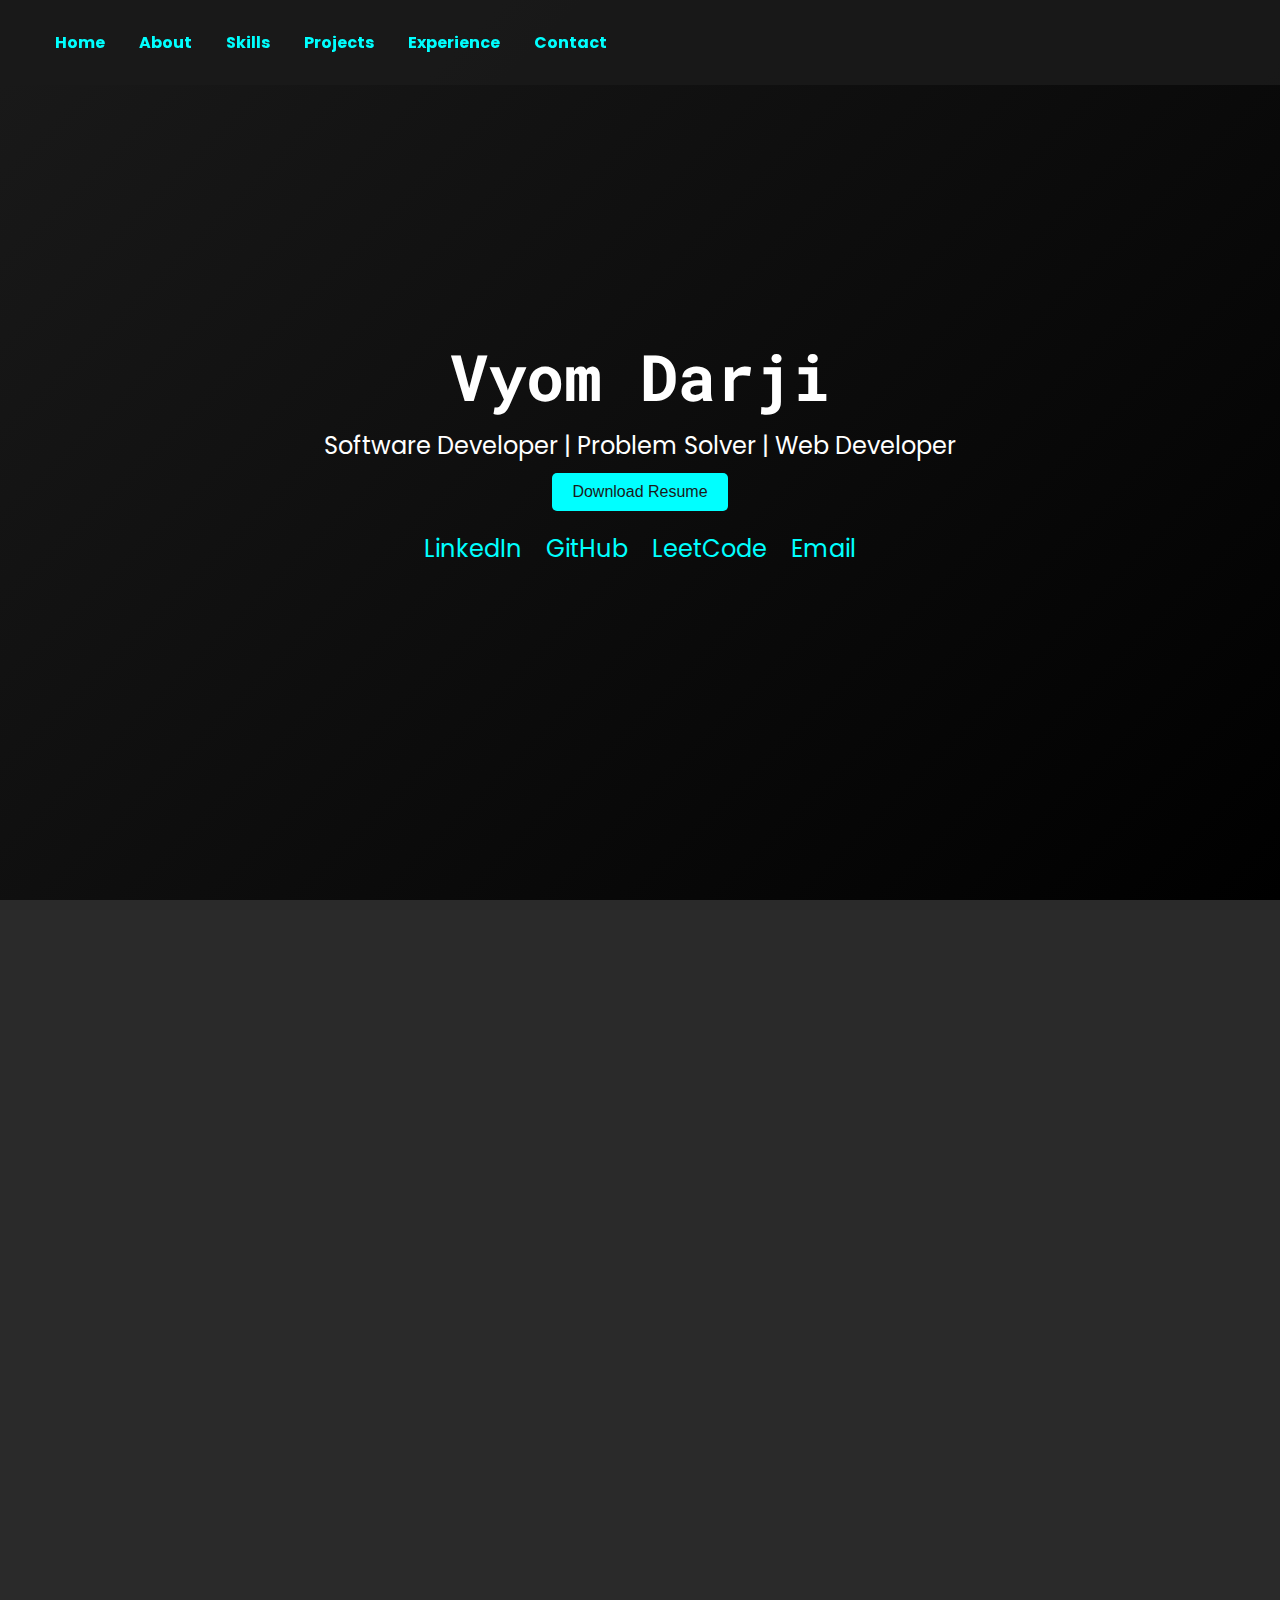
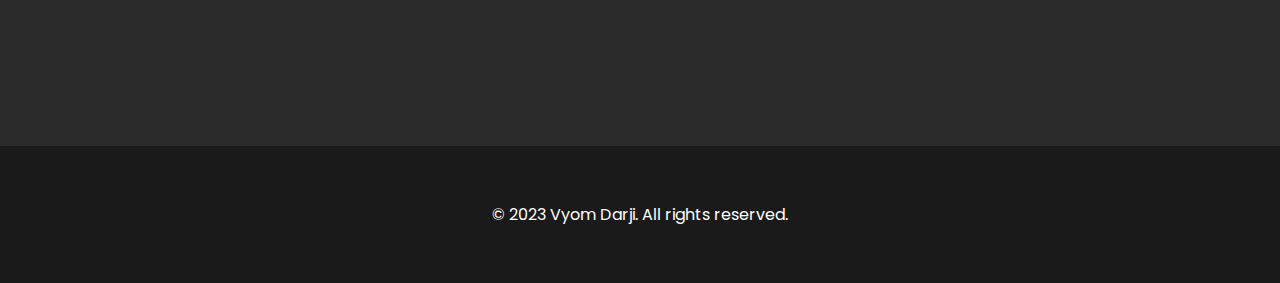
<file: index.html>
<!DOCTYPE html>
<html lang="en">
<head>
  <meta charset="UTF-8">
  <meta name="viewport" content="width=device-width, initial-scale=1.0">
  <title>Vyom Darji - Portfolio</title>
  <!-- Font Awesome for Icons -->
  <link rel="stylesheet" href="https://cdnjs.cloudflare.com/ajax/libs/font-awesome/6.0.0-beta3/css/all.min.css">
  <!-- Google Fonts -->
  <link href="https://fonts.googleapis.com/css2?family=Poppins:wght@400;600&family=Roboto+Mono:wght@400;500&display=swap" rel="stylesheet">
  <style>
    /* Global Styles */
    body {
      font-family: 'Poppins', sans-serif;
      margin: 0;
      padding: 0;
      background-color: #1A1A1A;
      color: #FFFFFF;
      transition: background-color 0.3s, color 0.3s;
    }

    h1, h2, h3 {
      font-family: 'Roboto Mono', monospace;
    }

    a {
      color: #00FFFF;
      text-decoration: none;
    }

    a:hover {
      color: #8A2BE2;
    }

    .container {
      max-width: 1200px;
      margin: 0 auto;
      padding: 20px;
    }

    /* Navbar */
    .navbar {
      position: fixed;
      top: 0;
      width: 100%;
      background-color: rgba(26, 26, 26, 0.9);
      padding: 10px 0;
      z-index: 1000;
      transition: background-color 0.3s;
    }

    .navbar .container {
      display: flex;
      justify-content: space-between;
      align-items: center;
    }

    .navbar a {
      margin: 0 15px;
      font-weight: bold;
      transition: color 0.3s;
    }

    .dark-mode-toggle {
      background: none;
      border: none;
      color: #FFFFFF;
      cursor: pointer;
      font-size: 1.2rem;
      transition: color 0.3s;
    }

    /* Home Section */
    #home {
      height: 100vh;
      display: flex;
      justify-content: center;
      align-items: center;
      text-align: center;
      background: linear-gradient(135deg, #1A1A1A, #000000);
    }

    #home h1 {
      font-size: 4rem;
      margin: 0;
      animation: fadeIn 2s ease-in-out;
    }

    #home p {
      font-size: 1.5rem;
      margin: 10px 0;
      animation: fadeIn 3s ease-in-out;
    }

    .cta-button {
      padding: 10px 20px;
      background-color: #00FFFF;
      color: #1A1A1A;
      border: none;
      border-radius: 5px;
      font-size: 1rem;
      cursor: pointer;
      transition: background-color 0.3s, transform 0.3s;
      animation: fadeIn 4s ease-in-out;
    }

    .cta-button:hover {
      background-color: #8A2BE2;
      transform: scale(1.05);
    }

    .social-icons {
      margin-top: 20px;
      animation: fadeIn 5s ease-in-out;
    }

    .social-icons a {
      margin: 0 10px;
      font-size: 1.5rem;
      transition: color 0.3s, transform 0.3s;
    }

    .social-icons a:hover {
      transform: translateY(-5px);
    }

    /* About Section */
    #about {
      padding: 100px 0;
      background-color: #2A2A2A;
    }

    .about-content {
      display: flex;
      align-items: center;
      justify-content: center;
      gap: 100px;
    }

    .about-img {
      width: 250px;
      height: 250px;
      min-width: 250px;
      min-height: 250px;
      max-width: 250px;
      max-height: 250px;
      border: 8px solid #00FFFF;
      border-radius: 50%;
      overflow: hidden;
      transition: transform 0.3s;
    }

    .about-img:hover {
      transform: scale(1.1);
    }

    .about-img img {
      width: 100%;
      height: 100%;
      object-fit: cover;
    }

    .about-text {
      max-width: 600px;
    }

    .about-text h2 {
      font-size: 2.5rem;
      margin-bottom: 20px;
    }

    .about-text p {
      font-size: 1.1rem;
      line-height: 1.8;
      margin-bottom: 20px;
    }

    .about-text ul {
      list-style-type: none;
      padding: 0;
    }

    .about-text ul li {
      margin-bottom: 10px;
      font-size: 1.1rem;
    }

    .about-text ul li i {
      margin-right: 10px;
      color: #00FFFF;
    }

    /* Skills Section */
    #skills {
      padding: 100px 0;
    }

    .skills-grid {
      display: grid;
      grid-template-columns: repeat(auto-fit, minmax(150px, 1fr));
      gap: 20px;
    }

    .skill-card {
      text-align: center;
      padding: 20px;
      background-color: #2A2A2A;
      border-radius: 10px;
      transition: transform 0.3s, box-shadow 0.3s;
    }

    .skill-card:hover {
      transform: translateY(-10px);
      box-shadow: 0 10px 20px rgba(0, 0, 0, 0.3);
    }

    .skill-card i {
      font-size: 2rem;
      margin-bottom: 10px;
    }

    /* Projects Section */
    #projects {
      padding: 100px 0;
      background-color: #2A2A2A;
    }

    .projects-grid {
      display: grid;
      grid-template-columns: repeat(auto-fit, minmax(300px, 1fr));
      gap: 20px;
    }

    .project-card {
      background-color: #1A1A1A;
      padding: 20px;
      border-radius: 10px;
      transition: transform 0.3s, box-shadow 0.3s;
    }

    .project-card:hover {
      transform: scale(1.05);
      box-shadow: 0 10px 20px rgba(0, 0, 0, 0.3);
    }

    .project-card img {
      width: 100%;
      height: 200px;
      object-fit: cover;
      border-radius: 10px;
      border: 3px solid #00FFFF;
      margin-bottom: 15px;
    }

    .project-card h3 {
      margin: 0;
    }

    .project-card p {
      margin: 10px 0;
    }

    .project-card a {
      display: inline-block;
      margin-top: 10px;
      color: #00FFFF;
      transition: color 0.3s;
    }

    .project-card a:hover {
      color: #8A2BE2;
    }

    /* Experience Section */
    #experience {
      padding: 100px 0;
    }

    .timeline {
      position: relative;
      max-width: 800px;
      margin: 0 auto;
    }

    .timeline-item {
      padding: 20px;
      background-color: #2A2A2A;
      border-radius: 10px;
      margin-bottom: 20px;
      position: relative;
      transition: transform 0.3s, box-shadow 0.3s;
    }

    .timeline-item:hover {
      transform: translateX(10px);
      box-shadow: 0 10px 20px rgba(0, 0, 0, 0.3);
    }

    .timeline-item::before {
      content: '';
      position: absolute;
      top: 0;
      left: -20px;
      width: 2px;
      height: 100%;
      background-color: #00FFFF;
    }

    /* Contact Section */
    #contact {
      padding: 100px 0;
      background-color: #2A2A2A;
    }

    .contact-form {
      display: flex;
      flex-direction: column;
      gap: 10px;
    }

    .contact-form input,
    .contact-form textarea {
      padding: 10px;
      border: none;
      border-radius: 5px;
      background-color: #1A1A1A;
      color: #FFFFFF;
      transition: background-color 0.3s;
    }

    .contact-form input:focus,
    .contact-form textarea:focus {
      background-color: #2A2A2A;
    }

    .contact-form button {
      padding: 10px;
      background-color: #00FFFF;
      color: #1A1A1A;
      border: none;
      border-radius: 5px;
      cursor: pointer;
      transition: background-color 0.3s, transform 0.3s;
    }

    .contact-form button:hover {
      background-color: #8A2BE2;
      transform: scale(1.05);
    }

    /* Footer */
    footer {
      text-align: center;
      padding: 20px 0;
      background-color: #1A1A1A;
    }

    /* Dark Mode */
    body.light-mode {
      background-color: #FFFFFF;
      color: #1A1A1A;
    }

    body.light-mode .navbar {
      background-color: rgba(255, 255, 255, 0.9);
    }

    body.light-mode .navbar a,
    body.light-mode .dark-mode-toggle {
      color: #1A1A1A;
    }

    body.light-mode .cta-button {
      background-color: #8A2BE2;
      color: #FFFFFF;
    }

    body.light-mode .skill-card,
    body.light-mode .project-card,
    body.light-mode .timeline-item,
    body.light-mode .contact-form input,
    body.light-mode .contact-form textarea {
      background-color: #F0F0F0;
      color: #1A1A1A;
    }

    body.light-mode #about,
    body.light-mode #projects,
    body.light-mode #contact {
      background-color: #F0F0F0;
    }

    body.light-mode footer {
      background-color: #E0E0E0;
    }

    /* Scroll Animations */
    .scroll-animation {
      opacity: 0;
      transform: translateY(50px);
      transition: opacity 0.6s ease-out, transform 0.6s ease-out;
    }

    .scroll-animation.visible {
      opacity: 1;
      transform: translateY(0);
    }

    /* Animations */
    @keyframes fadeIn {
      from { opacity: 0; }
      to { opacity: 1; }
    }

    /* Media Queries for Responsiveness */
    @media (max-width: 768px) {
      /* Navbar */
      .navbar .container {
        flex-direction: column;
        align-items: flex-start;
      }

      .navbar a {
        margin: 10px 0;
      }

      /* Home Section */
      #home h1 {
        font-size: 3rem;
      }

      #home p {
        font-size: 1.2rem;
      }

      /* About Section */
      .about-content {
        flex-direction: column;
        gap: 40px;
        text-align: center;
      }

      .about-img {
        width: 200px;
        height: 200px;
        min-width: 200px;
        min-height: 200px;
        max-width: 200px;
        max-height: 200px;
      }

      /* Skills Section */
      .skills-grid {
        grid-template-columns: repeat(auto-fit, minmax(120px, 1fr));
      }

      /* Projects Section */
      .projects-grid {
        grid-template-columns: repeat(auto-fit, minmax(250px, 1fr));
      }

      /* Experience Section */
      .timeline-item::before {
        left: -10px;
      }

      /* Contact Section */
      .contact-form input,
      .contact-form textarea {
        width: 100%;
      }
    }

    @media (max-width: 480px) {
      /* Home Section */
      #home h1 {
        font-size: 2.5rem;
      }

      #home p {
        font-size: 1rem;
      }

      /* About Section */
      .about-img {
        width: 150px;
        height: 150px;
        min-width: 150px;
        min-height: 150px;
        max-width: 150px;
        max-height: 150px;
      }

      /* Skills Section */
      .skills-grid {
        grid-template-columns: repeat(auto-fit, minmax(100px, 1fr));
      }

      /* Projects Section */
      .projects-grid {
        grid-template-columns: repeat(auto-fit, minmax(200px, 1fr));
      }
    }
  </style>
</head>
<body>
  <!-- Navbar -->
  <nav class="navbar">
    <div class="container">
      <div>
        <a href="#home">Home</a>
        <a href="#about">About</a>
        <a href="#skills">Skills</a>
        <a href="#projects">Projects</a>
        <a href="#experience">Experience</a>
        <a href="#contact">Contact</a>
      </div>
      <!-- <button class="dark-mode-toggle" onclick="toggleDarkMode()">🌙</button> -->
    </div>
  </nav>

  <!-- Home Section -->
  <section id="home">
    <div class="container">
      <h1>Vyom Darji</h1>
      <p>Software Developer | Problem Solver | Web Developer</p>
      <a href="Resume_VyomDarji.pdf">
        <button class="cta-button">Download Resume</button>
      </a>
      <div class="social-icons">
        <a href="https://www.linkedin.com/in/vyom-darji-14a5152a8/" target="_blank">LinkedIn</a>
        <a href="https://github.com/VyomDarji" target="_blank">GitHub</a>
        <a href="https://leetcode.com/u/vyom301004/" target="_blank">LeetCode</a>
        <a href="mailto:vyom301004@gmail.com">Email</a>
      </div>
    </div>
  </section>

  <!-- About Section -->
  <section id="about">
    <div class="container scroll-animation">
      <div class="about-content">
        <div class="about-img">
          <img src="photo2.jpg" alt="Vyom Darji">
        </div>
        <div class="about-text">
          <h2>About Me</h2>
          <p>Hi, I'm Vyom Darji, a passionate Computer Science student at Pandit Deendayal Energy University, Gujarat, India. I specialize in web development, system design, and data structures & algorithms. With a strong foundation in programming and problem-solving, I enjoy building interactive web applications and solving challenging problems on platforms like LeetCode and Codeforces.</p>
          <p>I am proficient in multiple programming languages and frameworks, including JavaScript, Python, React, and Node.js. My technical expertise extends to databases like MySQL and tools like Git and Linux. I am also deeply interested in AI development, competitive programming, and tech blogging.</p>
          <p><strong>Personal Qualities:</strong></p>
          <ul>
            <li><i class="fas fa-check"></i>Leadership</li>
            <li><i class="fas fa-check"></i>Problem Solving</li>
            <li><i class="fas fa-check"></i>Communication</li>
            <li><i class="fas fa-check"></i>Critical Thinking</li>
            <li><i class="fas fa-check"></i>Active Listening</li>
          </ul>
          <p><strong>Hobbies & Interests:</strong></p>
          <ul>
            <li><i class="fas fa-code"></i>Coding Challenges & Competitive Programming</li>
            <li><i class="fas fa-pen"></i>Tech Blogging & Writing Articles</li>
            <li><i class="fas fa-gamepad"></i>Gaming & AI Development</li>
            <li><i class="fas fa-camera"></i>Travel & Photography</li>
          </ul>
        </div>
      </div>
    </div>
  </section>

  <!-- Skills Section -->
  <section id="skills">
    <div class="container scroll-animation">
      <h2>Skills</h2>
      <div class="skills-grid">
        <div class="skill-card">
          <i class="fab fa-html5"></i>
          <p>HTML</p>
        </div>
        <div class="skill-card">
          <i class="fab fa-css3-alt"></i>
          <p>CSS</p>
        </div>
        <div class="skill-card">
          <i class="fab fa-js"></i>
          <p>JavaScript</p>
        </div>
        <div class="skill-card">
          <i class="fab fa-react"></i>
          <p>React</p>
        </div>
        <div class="skill-card">
          <i class="fab fa-python"></i>
          <p>Python</p>
        </div>
        <div class="skill-card">
          <i class="fas fa-database"></i>
          <p>MySQL</p>
        </div>
      </div>
    </div>
  </section>


  <!-- Projects Section -->
  <section id="projects">
    <div class="container scroll-animation">
      <h2>Projects</h2>
      <div class="projects-grid">
        <div class="project-card">
          <img src="car_rental.jpg" alt="Car Rental Service">
          <h3>Car Rental Service</h3>
          <p>Developed a comprehensive, user-friendly car rental website using HTML, CSS, JavaScript, and PHP.</p>
          <a href="./web d project car rent/index.html">GitHub</a>
        </div>
        <div class="project-card">
          <img src="currency.png" alt="Currency Converter">
          <h3>Currency Converter</h3>
          <p>Built an interactive currency converter website with real-time exchange rates using HTML, CSS, and JavaScript.</p>
          <a href="./currency_convertor/index.html">GitHub</a>
        </div>
        <div class="project-card">
          <img src="rock_paper.png" alt="Rock-Paper-Scissors Game">
          <h3>Rock-Paper-Scissors Game</h3>
          <p>Created a fun and interactive Rock-Paper-Scissors game using HTML, CSS, and JavaScript.</p>
          <a href="./game/index.html">GitHub</a>
        </div>
        <div class="project-card">
          <img src="amazon.png" alt="Amazon Clone">
          <h3>Amazon Clone</h3>
          <p>Developed a front-end clone of the Amazon website using HTML and CSS.</p>
          <a href="./amazon/index.html">GitHub</a>
        </div>
      </div>
    </div>
  </section>

  <!-- Experience Section -->
  <section id="experience">
    <div class="container scroll-animation">
      <h2>Experience</h2>
      <div class="timeline">
        <div class="timeline-item">
          <h3>Baroda Youth Federation</h3>
          <p>Civic and Social-services Intern | June 2023 – July 2023</p>
          <p>Taught children from underprivileged families how to use computers and the internet, improving their confidence and learning outcomes.</p>
        </div>
        <div class="timeline-item">
          <h3>ACM-PDEU Student Chapter</h3>
          <p>Publicity Member | September 2023 – August 2024</p>
          <p>Applied marketing strategies to increase event reach by 20% and successfully promoted club events.</p>
        </div>
      </div>
    </div>
  </section>

  <!-- Contact Section -->
  <section id="contact">
    <div class="container scroll-animation">
      <h2>Contact</h2>
      <form class="contact-form">
        <input type="text" placeholder="Name" required>
        <input type="email" placeholder="Email" required>
        <textarea placeholder="Message" required></textarea>
        <button type="submit">Send</button>
      </form>
    </div>
  </section>

  <!-- Footer -->
  <footer>
    <div class="container">
      <p>&copy; 2023 Vyom Darji. All rights reserved.</p>
    </div>
  </footer>

  <!-- JavaScript -->
  <script>
    // Dark Mode Toggle
    function toggleDarkMode() {
      document.body.classList.toggle('light-mode');
    }

    // Smooth Scrolling
    document.querySelectorAll('a[href^="#"]').forEach(anchor => {
      anchor.addEventListener('click', function (e) {
        e.preventDefault();
        document.querySelector(this.getAttribute('href')).scrollIntoView({
          behavior: 'smooth'
        });
      });
    });

    // Scroll Animations
    const scrollElements = document.querySelectorAll('.scroll-animation');
    const elementInView = (el) => {
      const elementTop = el.getBoundingClientRect().top;
      return elementTop <= window.innerHeight * 0.75;
    };

    const displayScrollElement = (element) => {
      element.classList.add('visible');
    };

    const handleScrollAnimation = () => {
      scrollElements.forEach((el) => {
        if (elementInView(el)) {
          displayScrollElement(el);
        }
      });
    };

    window.addEventListener('scroll', handleScrollAnimation);
    handleScrollAnimation(); // Trigger on page load
  </script>
</body>
</html>
</file>
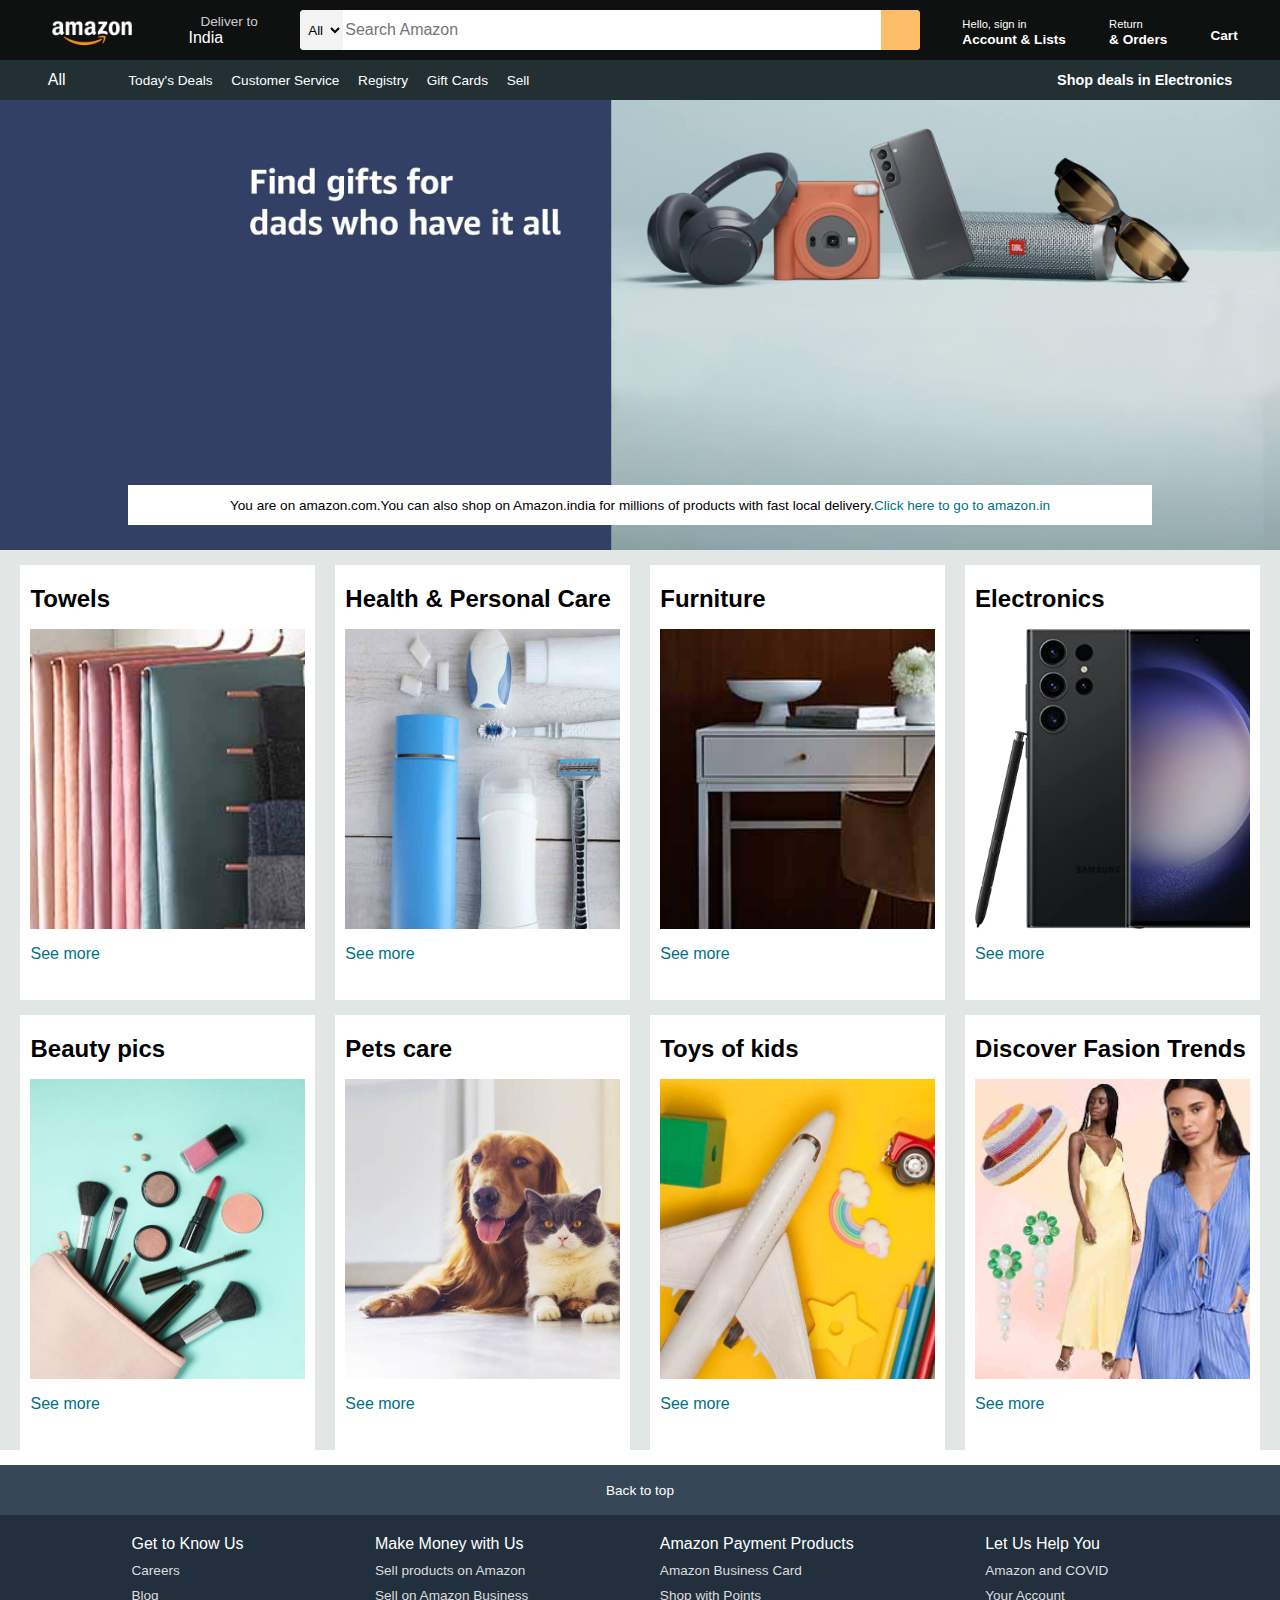
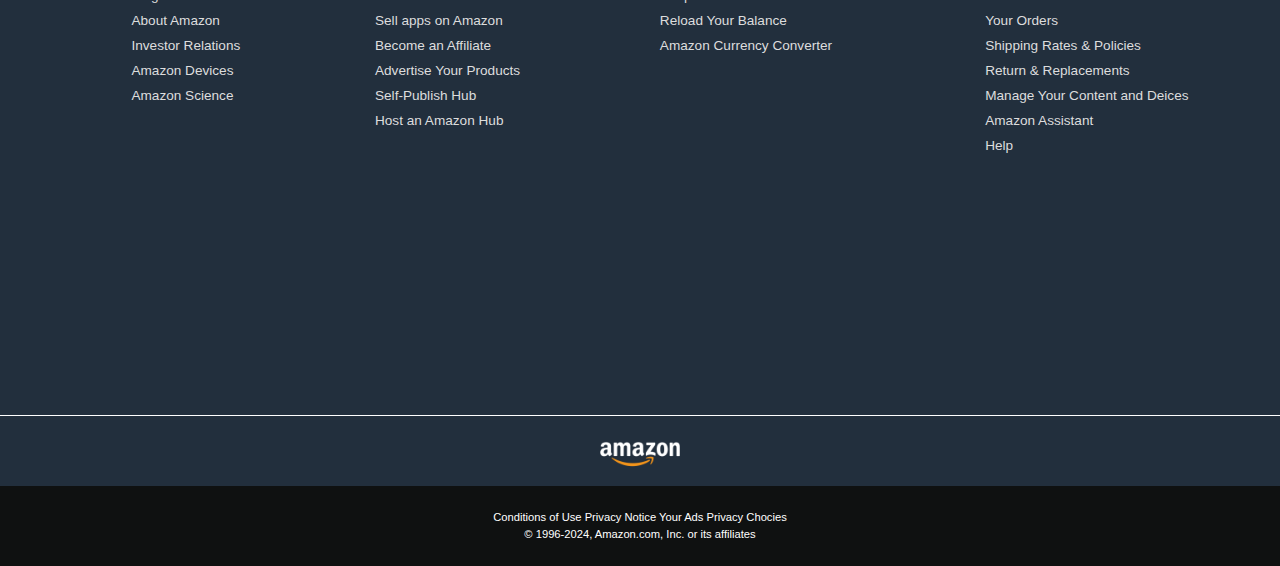
<file: amazon/index.html>
<!DOCTYPE html>
<html lang="en">
<head>
    <meta charset="UTF-8">
    <meta name="viewport" content="width=device-width, initial-scale=1.0">
    <title>Amazon</title>
    <link rel="stylesheet" href="style.css">
    <link rel="stylesheet" href="https://cdnjs.cloudflare.com/ajax/libs/font-awesome/6.6.0/css/all.min.css" integrity="sha512-Kc323vGBEqzTmouAECnVceyQqyqdsSiqLQISBL29aUW4U/M7pSPA/gEUZQqv1cwx4OnYxTxve5UMg5GT6L4JJg==" crossorigin="anonymous" referrerpolicy="no-referrer" />
</head>
<body>
    <header>
        <div class="navbar">
            <div class="nav-logo border">
                <div class="logo"></div>
            </div>
            <div class="nav-address border">
                <p class="add-first">Deliver to</p>
                <div class="add-icon">
                    <i class="fa-solid fa-location-dot"></i>
                    <p class="add-second">India</p>
                </div>
            </div>
            <div class="nav-search">
                <select class="search-select" name="" id="">
                    <option value="">All</option>
                </select>
                <input placeholder="Search Amazon" class="search-input">
                <div class="search-icon">
                    <i class="fa-solid fa-magnifying-glass"></i>
                </div>
            </div>
            <div class="nav-signin border">
                <p><span>Hello, sign in</span></p>
                <p class="nav-second">Account & Lists</p>
            </div>
            <div class="nav-return border">
                <p><span>Return</span></p>
                <p class="nav-second">& Orders</p>
            </div>
            <div class="nav-cart border">
                <i class="fa-solid fa-cart-shopping"></i>
                Cart
            </div>
        </div>

        <div class="panel">
            <div class="panel-all">
                <i class="fa-solid fa-bars"></i>
                All
            </div>
            <div class="panel-ops">
                <p>Today's Deals</p>
                <p>Customer Service</p>
                <p>Registry</p>
                <p>Gift Cards</p>
                <p>Sell</p>
            </div>
            <div class="panel-deals">
                Shop deals in Electronics
            </div>
        </div>
    </header>

    <div class="hero-section">
        <div class="hero-msg">
            <p>You are on amazon.com.You can also shop on Amazon.india for millions of products with fast local delivery.<a href="amazon.in">Click here to go to amazon.in</a></p>
        </div>
    </div>

    <div class="shop-section">
        <div class="box1 box">
            <div class="box-content">
                <h2>Towels</h2>
                <div class="box-img" style="background-image: url('box1_image.jpg')";></div>
                <p>See more</p>
            </div>
        </div>
        <div class="box2 box">
            <div class="box-content">
                <h2>Health & Personal Care</h2>
                <div class="box-img" style="background-image: url('box2_image.jpg')";></div>
                <p>See more</p>
            </div>
        </div>
        <div class="box3 box">
            <div class="box-content">
                <h2>Furniture</h2>
                <div class="box-img" style="background-image: url('box3_image.jpg')";></div>
                <p>See more</p>
            </div>
        </div>
        <div class="box4 box">
            <div class="box-content">
                <h2>Electronics</h2>
                <div class="box-img" style="background-image: url('box4_image.jpg')";></div>
                <p>See more</p>
            </div>
        </div>
        <div class="box1 box">
            <div class="box-content">
                <h2>Beauty pics</h2>
                <div class="box-img" style="background-image: url('box5_image.jpg')";></div>
                <p>See more</p>
            </div>
        </div>
        <div class="box2 box">
            <div class="box-content">
                <h2>Pets care</h2>
                <div class="box-img" style="background-image: url('box6_image.jpg')";></div>
                <p>See more</p>
            </div>
        </div>
        <div class="box3 box">
            <div class="box-content">
                <h2>Toys of kids</h2>
                <div class="box-img" style="background-image: url('box7_image.jpg')";></div>
                <p>See more</p>
            </div>
        </div>
        <div class="box4 box">
            <div class="box-content">
                <h2>Discover Fasion Trends</h2>
                <div class="box-img" style="background-image: url('box8_image.jpg')";></div>
                <p>See more</p>
            </div>
        </div>
    </div>

    <footer>
        <div class="foot-panel1">
            Back to top
        </div>
        <div class="foot-panel2">
            <ul>
                <p>Get to Know Us</p>
                <a>Careers</a>
                <a>Blog</a>
                <a>About Amazon</a>
                <a>Investor Relations</a>
                <a>Amazon Devices</a>
                <a>Amazon Science</a>
            </ul>
            <ul>
                <p>Make Money with Us</p>
                <a>Sell products on Amazon</a>
                <a>Sell on Amazon Business</a>
                <a>Sell apps on Amazon</a>
                <a>Become an Affiliate</a>
                <a>Advertise Your Products</a>
                <a>Self-Publish Hub</a>
                <a>Host an Amazon Hub</a>
            </ul>
            <ul>
                <p>Amazon Payment Products</p>
                <a>Amazon Business Card</a>
                <a>Shop with Points</a>
                <a>Reload Your Balance</a>
                <a>Amazon Currency Converter</a>
            </ul>
            <ul>
                <p>Let Us Help You</p>
                <a>Amazon and COVID</a>
                <a>Your Account</a>
                <a>Your Orders</a>
                <a>Shipping Rates & Policies</a>
                <a>Return & Replacements</a>
                <a>Manage Your Content and Deices</a>
                <a>Amazon Assistant</a>
                <a>Help</a>
            </ul>
        </div>
        
        <div class="foot-panel3">
            <div class="logo"></div>
        </div>

        <div class="foot-panel4">
            <div class="pages">
                <a>Conditions of Use</a>
                <a>Privacy Notice</a>
                <a>Your Ads Privacy Chocies</a>
            </div>
            <div class="copy">
                © 1996-2024, Amazon.com, Inc. or its affiliates
            </div>
        </div>
    </footer>

</body>
</html>
</file>
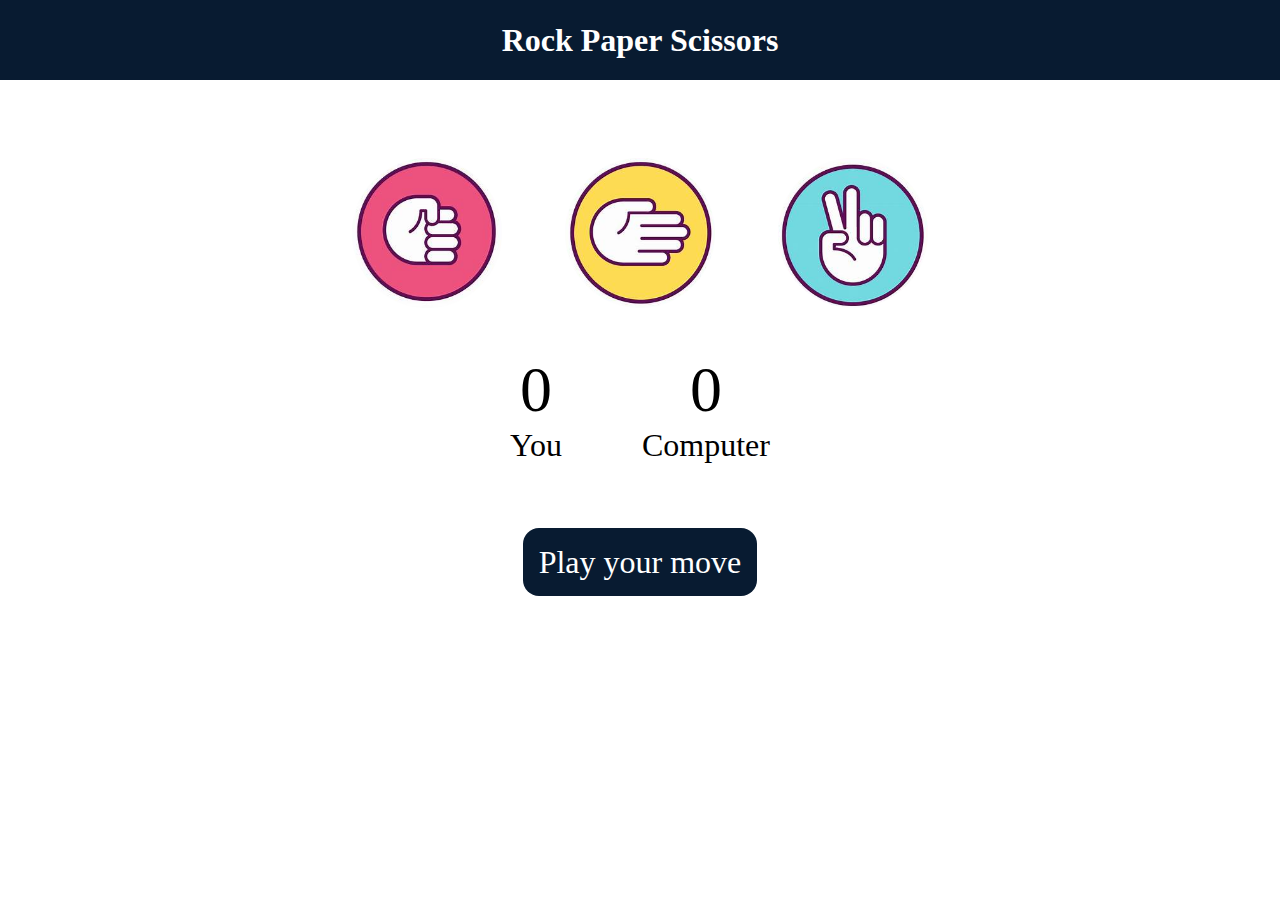
<file: game/index.html>
<html lang="en">
<head>
    <meta charset="UTF-8">
    <meta name="viewport" content="width=device-width, initial-scale=1.0">
    <title>Rock Paper Scissors</title>
    <link rel="stylesheet" href="style.css">
</head>
<body>
    <h1>Rock Paper Scissors</h1>
    <div class="choices">
        <div class="choice" id="rock">
            <img src="./image/rock.jpeg" alt="">
        </div>
        <div class="choice" id="paper">
            <img src="./image/paper.jpeg" alt="">
        </div>
        <div class="choice" id="scissors">
            <img src="./image/scissor.jpeg" alt="">
        </div>
    </div>

    <div class="score-board">
        <div class="score">
            <p id="user-score">0</p>
            <p>You</p>
        </div>
        <div class="score">
            <p id="comp-score">0</p>
            <p>Computer</p>
        </div>
    </div>

    <div class="msg-container">
        <p id="msg">Play your move</p>
    </div>

    <script src="script.js"></script>
</body>
</html>
</file>
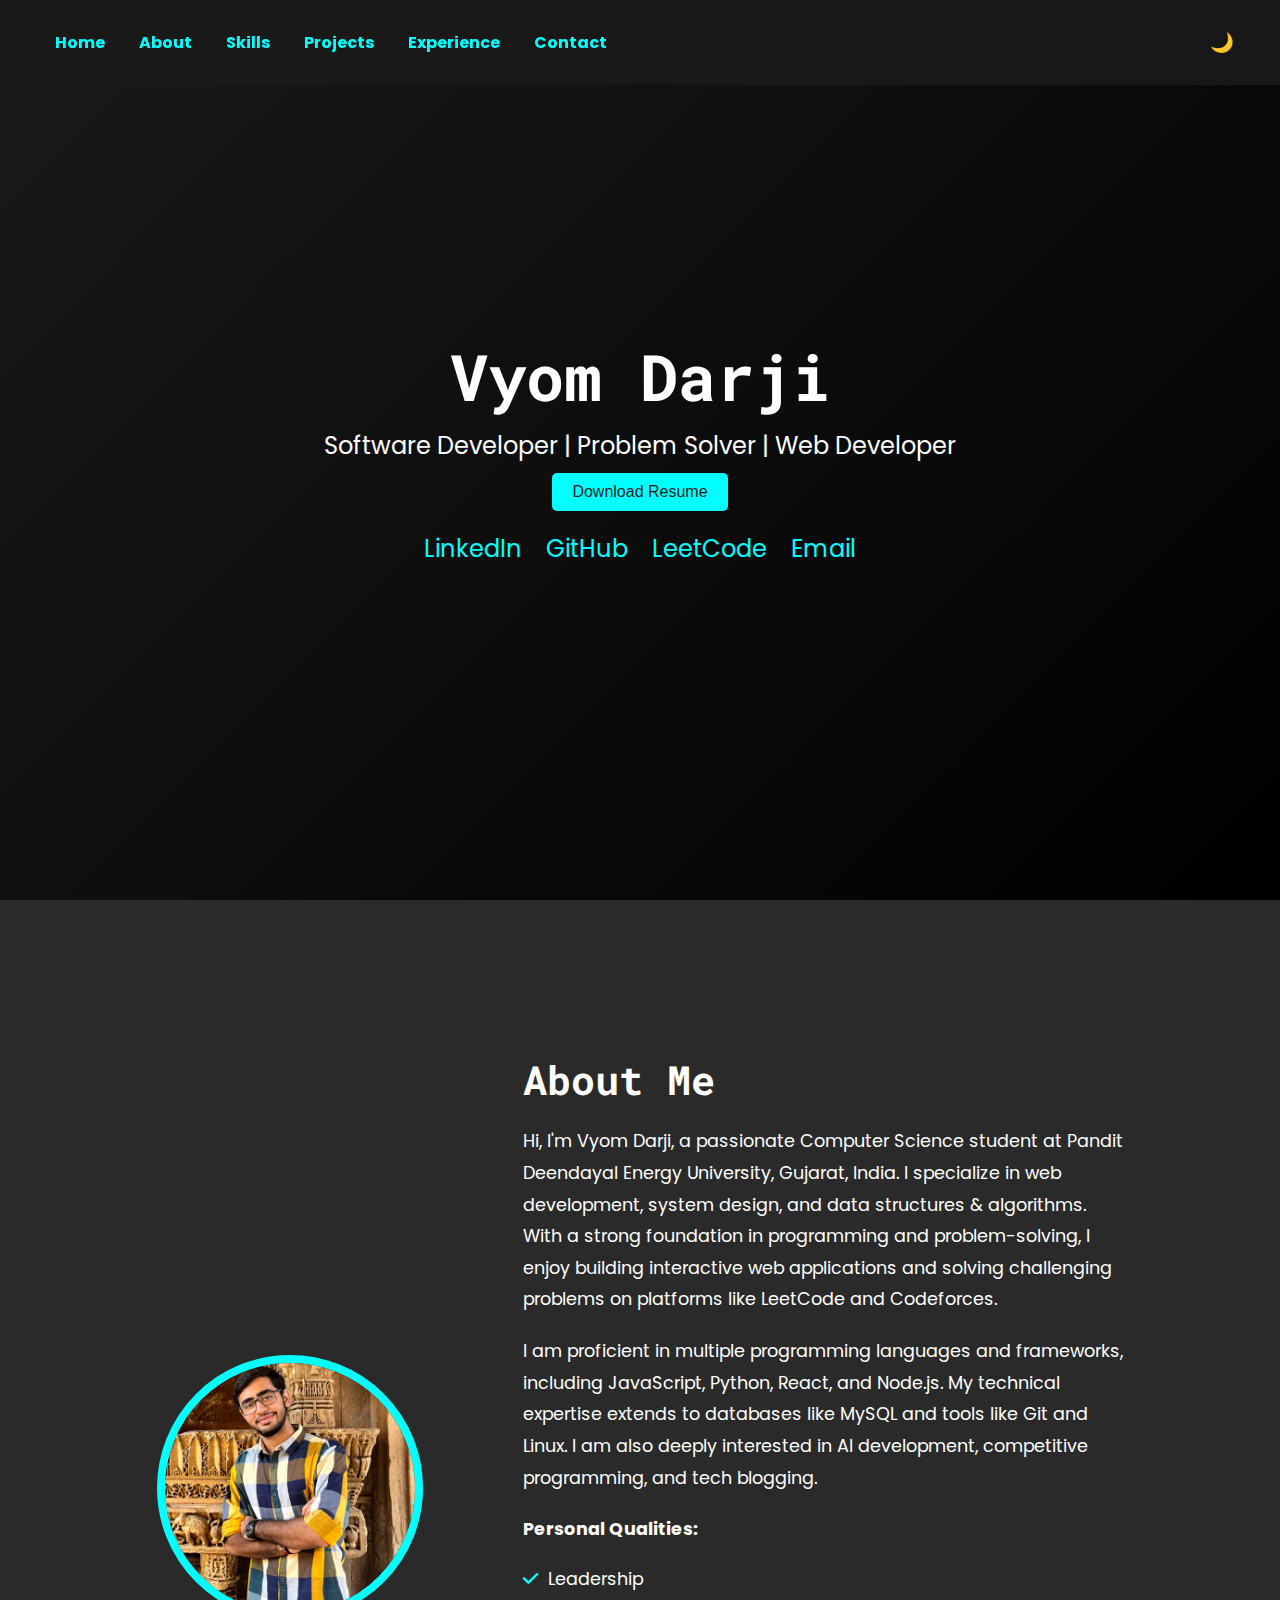
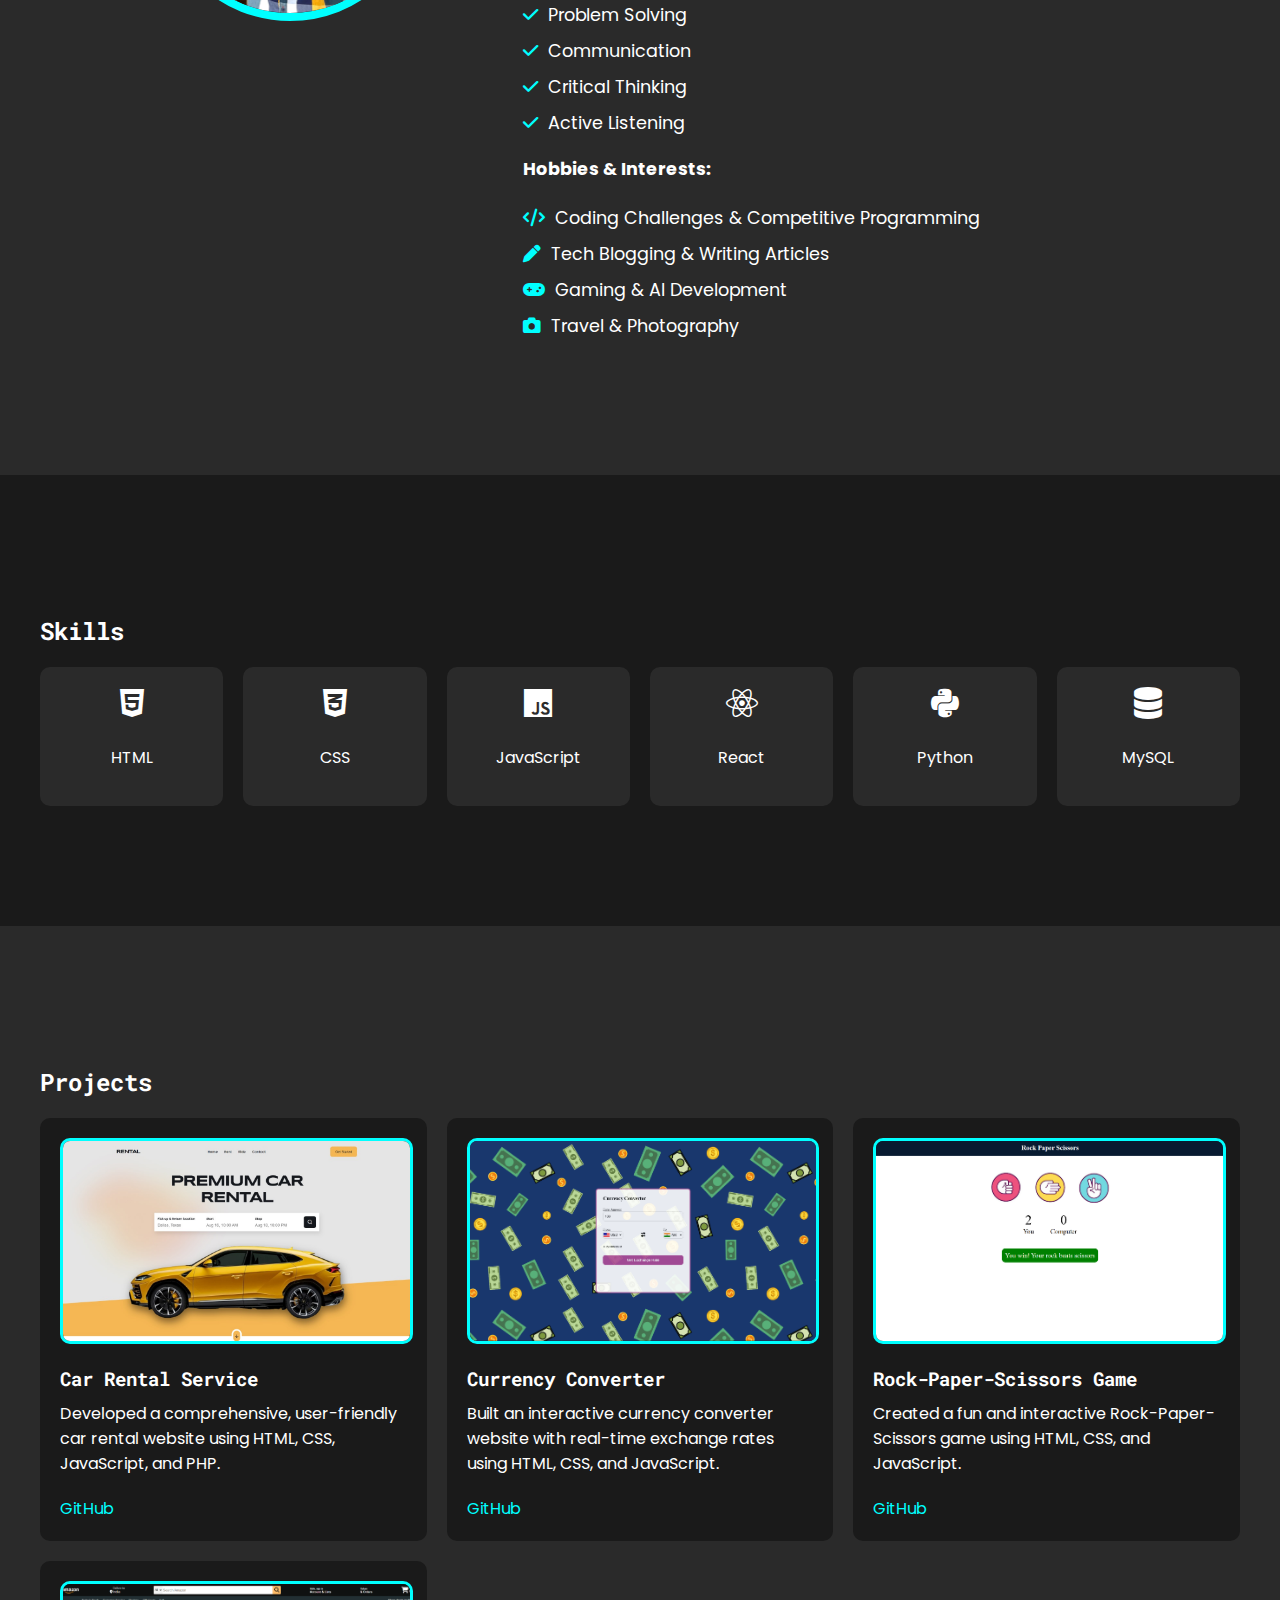
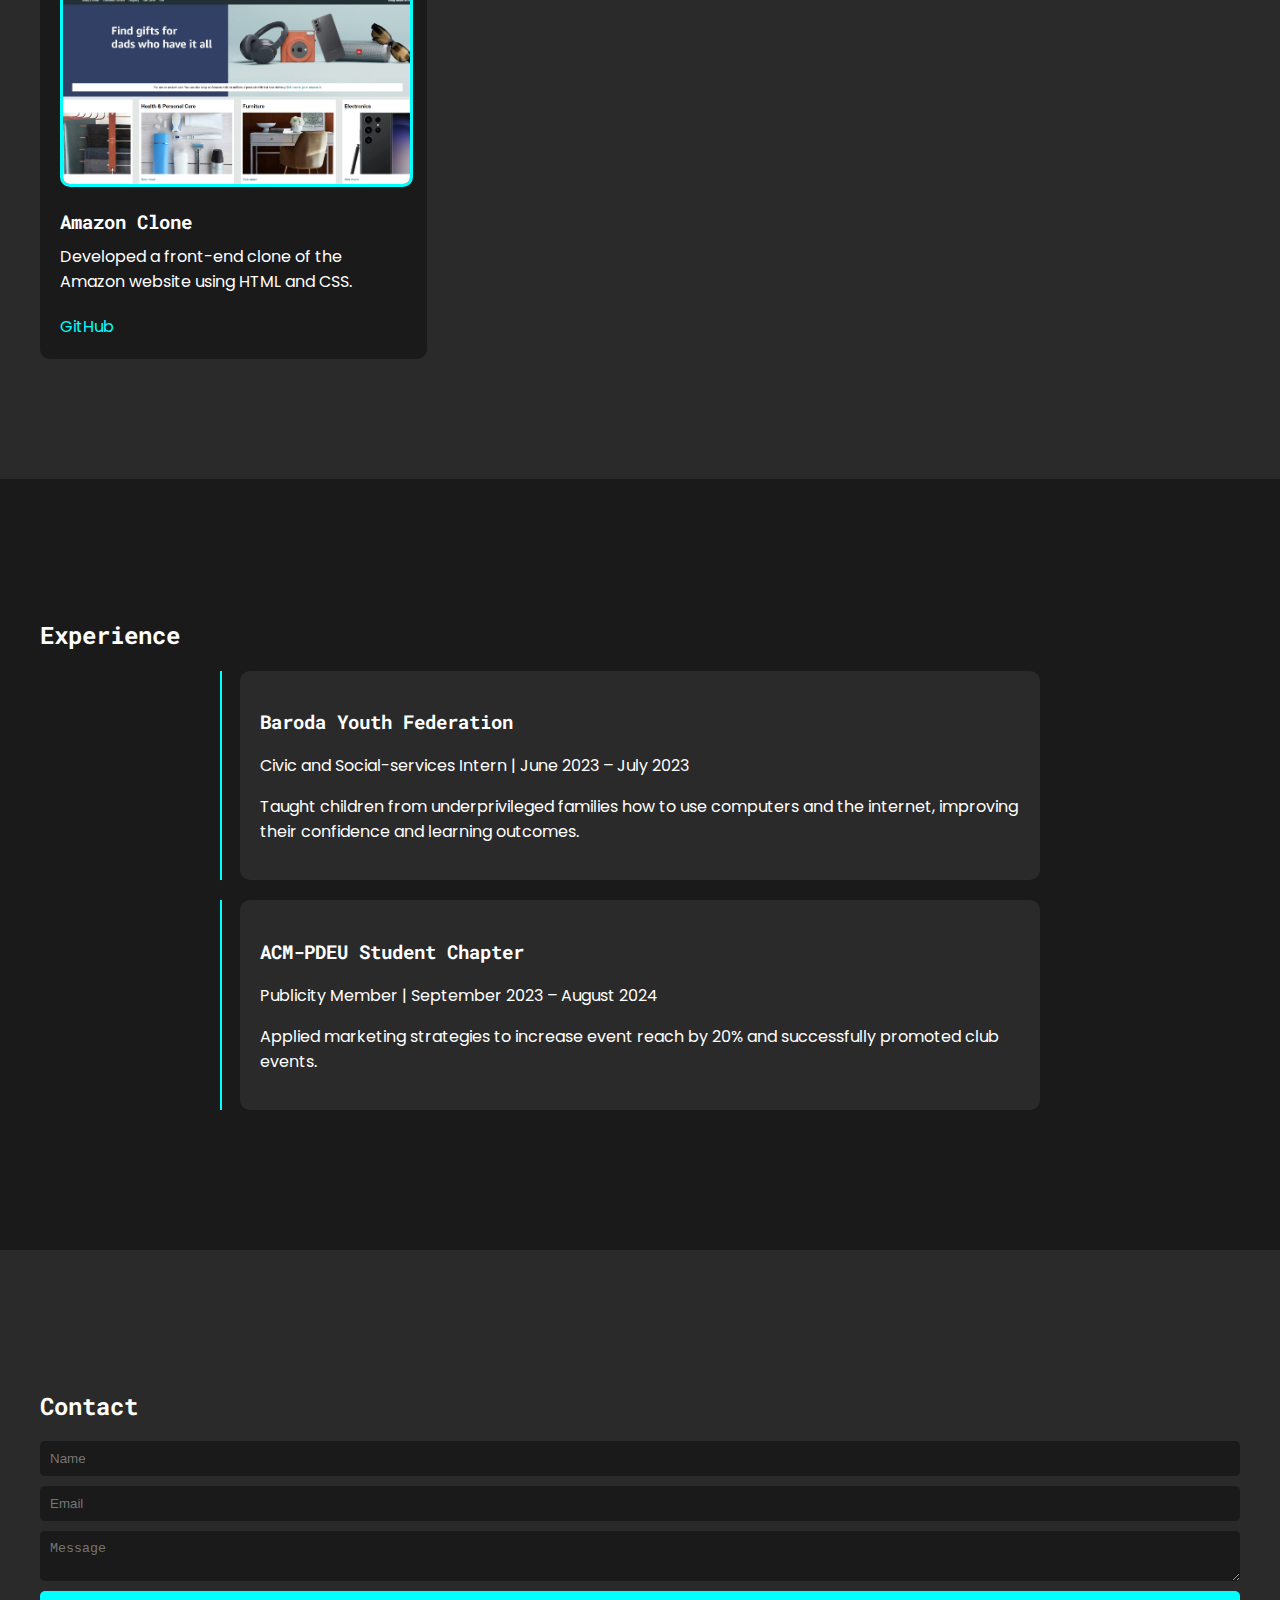
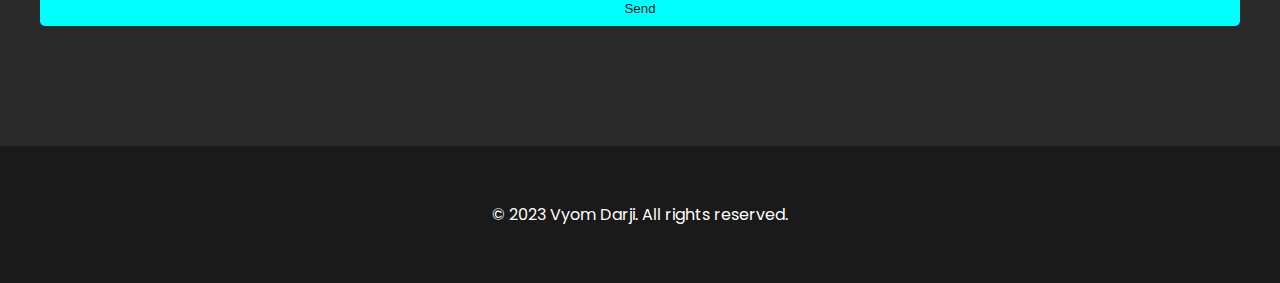
<file: p.html>
<!DOCTYPE html>
<html lang="en">
<head>
  <meta charset="UTF-8">
  <meta name="viewport" content="width=device-width, initial-scale=1.0">
  <title>Vyom Darji - Portfolio</title>
  <!-- Font Awesome for Icons -->
  <link rel="stylesheet" href="https://cdnjs.cloudflare.com/ajax/libs/font-awesome/6.0.0-beta3/css/all.min.css">
  <!-- Google Fonts -->
  <link href="https://fonts.googleapis.com/css2?family=Poppins:wght@400;600&family=Roboto+Mono:wght@400;500&display=swap" rel="stylesheet">
  <style>
    /* Global Styles */
    body {
      font-family: 'Poppins', sans-serif;
      margin: 0;
      padding: 0;
      background-color: #1A1A1A;
      color: #FFFFFF;
      transition: background-color 0.3s, color 0.3s;
    }

    h1, h2, h3 {
      font-family: 'Roboto Mono', monospace;
    }

    a {
      color: #00FFFF;
      text-decoration: none;
    }

    a:hover {
      color: #8A2BE2;
    }

    .container {
      max-width: 1200px;
      margin: 0 auto;
      padding: 20px;
    }

    /* Navbar */
    .navbar {
      position: fixed;
      top: 0;
      width: 100%;
      background-color: rgba(26, 26, 26, 0.9);
      padding: 10px 0;
      z-index: 1000;
      transition: background-color 0.3s;
    }

    .navbar .container {
      display: flex;
      justify-content: space-between;
      align-items: center;
    }

    .navbar a {
      margin: 0 15px;
      font-weight: bold;
      transition: color 0.3s;
    }

    .dark-mode-toggle {
      background: none;
      border: none;
      color: #FFFFFF;
      cursor: pointer;
      font-size: 1.2rem;
      transition: color 0.3s;
    }

    /* Home Section */
    #home {
      height: 100vh;
      display: flex;
      justify-content: center;
      align-items: center;
      text-align: center;
      background: linear-gradient(135deg, #1A1A1A, #000000);
    }

    #home h1 {
      font-size: 4rem;
      margin: 0;
      animation: fadeIn 2s ease-in-out;
    }

    #home p {
      font-size: 1.5rem;
      margin: 10px 0;
      animation: fadeIn 3s ease-in-out;
    }

    .cta-button {
      padding: 10px 20px;
      background-color: #00FFFF;
      color: #1A1A1A;
      border: none;
      border-radius: 5px;
      font-size: 1rem;
      cursor: pointer;
      transition: background-color 0.3s, transform 0.3s;
      animation: fadeIn 4s ease-in-out;
    }

    .cta-button:hover {
      background-color: #8A2BE2;
      transform: scale(1.05);
    }

    .social-icons {
      margin-top: 20px;
      animation: fadeIn 5s ease-in-out;
    }

    .social-icons a {
      margin: 0 10px;
      font-size: 1.5rem;
      transition: color 0.3s, transform 0.3s;
    }

    .social-icons a:hover {
      transform: translateY(-5px);
    }

    /* About Section */
    #about {
      padding: 100px 0;
      background-color: #2A2A2A;
    }

    .about-content {
      display: flex;
      align-items: center;
      justify-content: center;
      gap: 100px;
    }

    .about-img {
      width: 250px;
      height: 250px;
      border: 8px solid #00FFFF;
      border-radius: 50%;
      overflow: hidden;
      transition: transform 0.3s;
    }

    .about-img:hover {
      transform: scale(1.1);
    }

    .about-img img {
      width: 100%;
      height: 100%;
      object-fit: cover;
    }

    .about-text {
      max-width: 600px;
    }

    .about-text h2 {
      font-size: 2.5rem;
      margin-bottom: 20px;
    }

    .about-text p {
      font-size: 1.1rem;
      line-height: 1.8;
      margin-bottom: 20px;
    }

    .about-text ul {
      list-style-type: none;
      padding: 0;
    }

    .about-text ul li {
      margin-bottom: 10px;
      font-size: 1.1rem;
    }

    .about-text ul li i {
      margin-right: 10px;
      color: #00FFFF;
    }

    /* Skills Section */
    #skills {
      padding: 100px 0;
    }

    .skills-grid {
      display: grid;
      grid-template-columns: repeat(auto-fit, minmax(150px, 1fr));
      gap: 20px;
    }

    .skill-card {
      text-align: center;
      padding: 20px;
      background-color: #2A2A2A;
      border-radius: 10px;
      transition: transform 0.3s, box-shadow 0.3s;
    }

    .skill-card:hover {
      transform: translateY(-10px);
      box-shadow: 0 10px 20px rgba(0, 0, 0, 0.3);
    }

    .skill-card i {
      font-size: 2rem;
      margin-bottom: 10px;
    }

    /* Projects Section */
    #projects {
      padding: 100px 0;
      background-color: #2A2A2A;
    }

    .projects-grid {
      display: grid;
      grid-template-columns: repeat(auto-fit, minmax(300px, 1fr));
      gap: 20px;
    }

    .project-card {
      background-color: #1A1A1A;
      padding: 20px;
      border-radius: 10px;
      transition: transform 0.3s, box-shadow 0.3s;
    }

    .project-card:hover {
      transform: scale(1.05);
      box-shadow: 0 10px 20px rgba(0, 0, 0, 0.3);
    }

    .project-card img {
      width: 100%;
      height: 200px;
      object-fit: cover;
      border-radius: 10px;
      border: 3px solid #00FFFF;
      margin-bottom: 15px;
    }

    .project-card h3 {
      margin: 0;
    }

    .project-card p {
      margin: 10px 0;
    }

    .project-card a {
      display: inline-block;
      margin-top: 10px;
      color: #00FFFF;
      transition: color 0.3s;
    }

    .project-card a:hover {
      color: #8A2BE2;
    }

    /* Experience Section */
    #experience {
      padding: 100px 0;
    }

    .timeline {
      position: relative;
      max-width: 800px;
      margin: 0 auto;
    }

    .timeline-item {
      padding: 20px;
      background-color: #2A2A2A;
      border-radius: 10px;
      margin-bottom: 20px;
      position: relative;
      transition: transform 0.3s, box-shadow 0.3s;
    }

    .timeline-item:hover {
      transform: translateX(10px);
      box-shadow: 0 10px 20px rgba(0, 0, 0, 0.3);
    }

    .timeline-item::before {
      content: '';
      position: absolute;
      top: 0;
      left: -20px;
      width: 2px;
      height: 100%;
      background-color: #00FFFF;
    }

    /* Contact Section */
    #contact {
      padding: 100px 0;
      background-color: #2A2A2A;
    }

    .contact-form {
      display: flex;
      flex-direction: column;
      gap: 10px;
    }

    .contact-form input,
    .contact-form textarea {
      padding: 10px;
      border: none;
      border-radius: 5px;
      background-color: #1A1A1A;
      color: #FFFFFF;
      transition: background-color 0.3s;
    }

    .contact-form input:focus,
    .contact-form textarea:focus {
      background-color: #2A2A2A;
    }

    .contact-form button {
      padding: 10px;
      background-color: #00FFFF;
      color: #1A1A1A;
      border: none;
      border-radius: 5px;
      cursor: pointer;
      transition: background-color 0.3s, transform 0.3s;
    }

    .contact-form button:hover {
      background-color: #8A2BE2;
      transform: scale(1.05);
    }

    /* Footer */
    footer {
      text-align: center;
      padding: 20px 0;
      background-color: #1A1A1A;
    }

    /* Dark Mode */
    body.light-mode {
      background-color: #FFFFFF;
      color: #1A1A1A;
    }

    body.light-mode .navbar {
      background-color: rgba(255, 255, 255, 0.9);
    }

    body.light-mode .cta-button {
      background-color: #8A2BE2;
      color: #FFFFFF;
    }

    body.light-mode .skill-card,
    body.light-mode .project-card,
    body.light-mode .timeline-item,
    body.light-mode .contact-form input,
    body.light-mode .contact-form textarea {
      background-color: #F0F0F0;
      color: #1A1A1A;
    }

    body.light-mode #about,
    body.light-mode #projects,
    body.light-mode #contact {
      background-color: #F0F0F0;
    }

    body.light-mode footer {
      background-color: #E0E0E0;
    }

    /* Animations */
    @keyframes fadeIn {
      from { opacity: 0; }
      to { opacity: 1; }
    }
  </style>
</head>
<body>
  <!-- Navbar -->
  <nav class="navbar">
    <div class="container">
      <div>
        <a href="#home">Home</a>
        <a href="#about">About</a>
        <a href="#skills">Skills</a>
        <a href="#projects">Projects</a>
        <a href="#experience">Experience</a>
        <a href="#contact">Contact</a>
      </div>
      <button class="dark-mode-toggle" onclick="toggleDarkMode()">🌙</button>
    </div>
  </nav>

  <!-- Home Section -->
  <section id="home">
    <div class="container">
      <h1>Vyom Darji</h1>
      <p>Software Developer | Problem Solver | Web Developer</p>
      <a href="Resume_VyomDarji.pdf">
        <button class="cta-button">Download Resume</button>
      </a>
      <div class="social-icons">
        <a href="https://linkedin.com" target="_blank">LinkedIn</a>
        <a href="https://github.com" target="_blank">GitHub</a>
        <a href="https://leetcode.com" target="_blank">LeetCode</a>
        <a href="mailto:vyom301004@gmail.com">Email</a>
      </div>
    </div>
  </section>

  <!-- About Section -->
  <section id="about">
    <div class="container">
      <div class="about-content">
        <div class="about-img">
          <img src="photo.jpg" alt="Vyom Darji">
        </div>
        <div class="about-text">
          <h2>About Me</h2>
          <p>Hi, I'm Vyom Darji, a passionate Computer Science student at Pandit Deendayal Energy University, Gujarat, India. I specialize in web development, system design, and data structures & algorithms. With a strong foundation in programming and problem-solving, I enjoy building interactive web applications and solving challenging problems on platforms like LeetCode and Codeforces.</p>
          <p>I am proficient in multiple programming languages and frameworks, including JavaScript, Python, React, and Node.js. My technical expertise extends to databases like MySQL and tools like Git and Linux. I am also deeply interested in AI development, competitive programming, and tech blogging.</p>
          <p><strong>Personal Qualities:</strong></p>
          <ul>
            <li><i class="fas fa-check"></i>Leadership</li>
            <li><i class="fas fa-check"></i>Problem Solving</li>
            <li><i class="fas fa-check"></i>Communication</li>
            <li><i class="fas fa-check"></i>Critical Thinking</li>
            <li><i class="fas fa-check"></i>Active Listening</li>
          </ul>
          <p><strong>Hobbies & Interests:</strong></p>
          <ul>
            <li><i class="fas fa-code"></i>Coding Challenges & Competitive Programming</li>
            <li><i class="fas fa-pen"></i>Tech Blogging & Writing Articles</li>
            <li><i class="fas fa-gamepad"></i>Gaming & AI Development</li>
            <li><i class="fas fa-camera"></i>Travel & Photography</li>
          </ul>
        </div>
      </div>
    </div>
  </section>

  <!-- Skills Section -->
  <section id="skills">
    <div class="container">
      <h2>Skills</h2>
      <div class="skills-grid">
        <div class="skill-card">
          <i class="fab fa-html5"></i>
          <p>HTML</p>
        </div>
        <div class="skill-card">
          <i class="fab fa-css3-alt"></i>
          <p>CSS</p>
        </div>
        <div class="skill-card">
          <i class="fab fa-js"></i>
          <p>JavaScript</p>
        </div>
        <div class="skill-card">
          <i class="fab fa-react"></i>
          <p>React</p>
        </div>
        <div class="skill-card">
          <i class="fab fa-python"></i>
          <p>Python</p>
        </div>
        <div class="skill-card">
          <i class="fas fa-database"></i>
          <p>MySQL</p>
        </div>
      </div>
    </div>
  </section>

  <!-- Projects Section -->
  <section id="projects">
    <div class="container">
      <h2>Projects</h2>
      <div class="projects-grid">
        <div class="project-card">
          <img src="car_rental.jpg" alt="Car Rental Service">
          <h3>Car Rental Service</h3>
          <p>Developed a comprehensive, user-friendly car rental website using HTML, CSS, JavaScript, and PHP.</p>
          <a href="#">GitHub</a>
        </div>
        <div class="project-card">
          <img src="currency.png" alt="Currency Converter">
          <h3>Currency Converter</h3>
          <p>Built an interactive currency converter website with real-time exchange rates using HTML, CSS, and JavaScript.</p>
          <a href="#">GitHub</a>
        </div>
        <div class="project-card">
          <img src="rock_paper.png" alt="Rock-Paper-Scissors Game">
          <h3>Rock-Paper-Scissors Game</h3>
          <p>Created a fun and interactive Rock-Paper-Scissors game using HTML, CSS, and JavaScript.</p>
          <a href="#">GitHub</a>
        </div>
        <div class="project-card">
          <img src="amazon.png" alt="Amazon Clone">
          <h3>Amazon Clone</h3>
          <p>Developed a front-end clone of the Amazon website using HTML and CSS.</p>
          <a href="#">GitHub</a>
        </div>
      </div>
    </div>
  </section>

  <!-- Experience Section -->
  <section id="experience">
    <div class="container">
      <h2>Experience</h2>
      <div class="timeline">
        <div class="timeline-item">
          <h3>Baroda Youth Federation</h3>
          <p>Civic and Social-services Intern | June 2023 – July 2023</p>
          <p>Taught children from underprivileged families how to use computers and the internet, improving their confidence and learning outcomes.</p>
        </div>
        <div class="timeline-item">
          <h3>ACM-PDEU Student Chapter</h3>
          <p>Publicity Member | September 2023 – August 2024</p>
          <p>Applied marketing strategies to increase event reach by 20% and successfully promoted club events.</p>
        </div>
      </div>
    </div>
  </section>

  <!-- Contact Section -->
  <section id="contact">
    <div class="container">
      <h2>Contact</h2>
      <form class="contact-form">
        <input type="text" placeholder="Name" required>
        <input type="email" placeholder="Email" required>
        <textarea placeholder="Message" required></textarea>
        <button type="submit">Send</button>
      </form>
    </div>
  </section>

  <!-- Footer -->
  <footer>
    <div class="container">
      <p>&copy; 2023 Vyom Darji. All rights reserved.</p>
    </div>
  </footer>

  <!-- JavaScript -->
  <script>
    // Dark Mode Toggle
    function toggleDarkMode() {
      document.body.classList.toggle('light-mode');
    }

    // Smooth Scrolling
    document.querySelectorAll('a[href^="#"]').forEach(anchor => {
      anchor.addEventListener('click', function (e) {
        e.preventDefault();
        document.querySelector(this.getAttribute('href')).scrollIntoView({
          behavior: 'smooth'
        });
      });
    });
  </script>
</body>
</html>
</file>
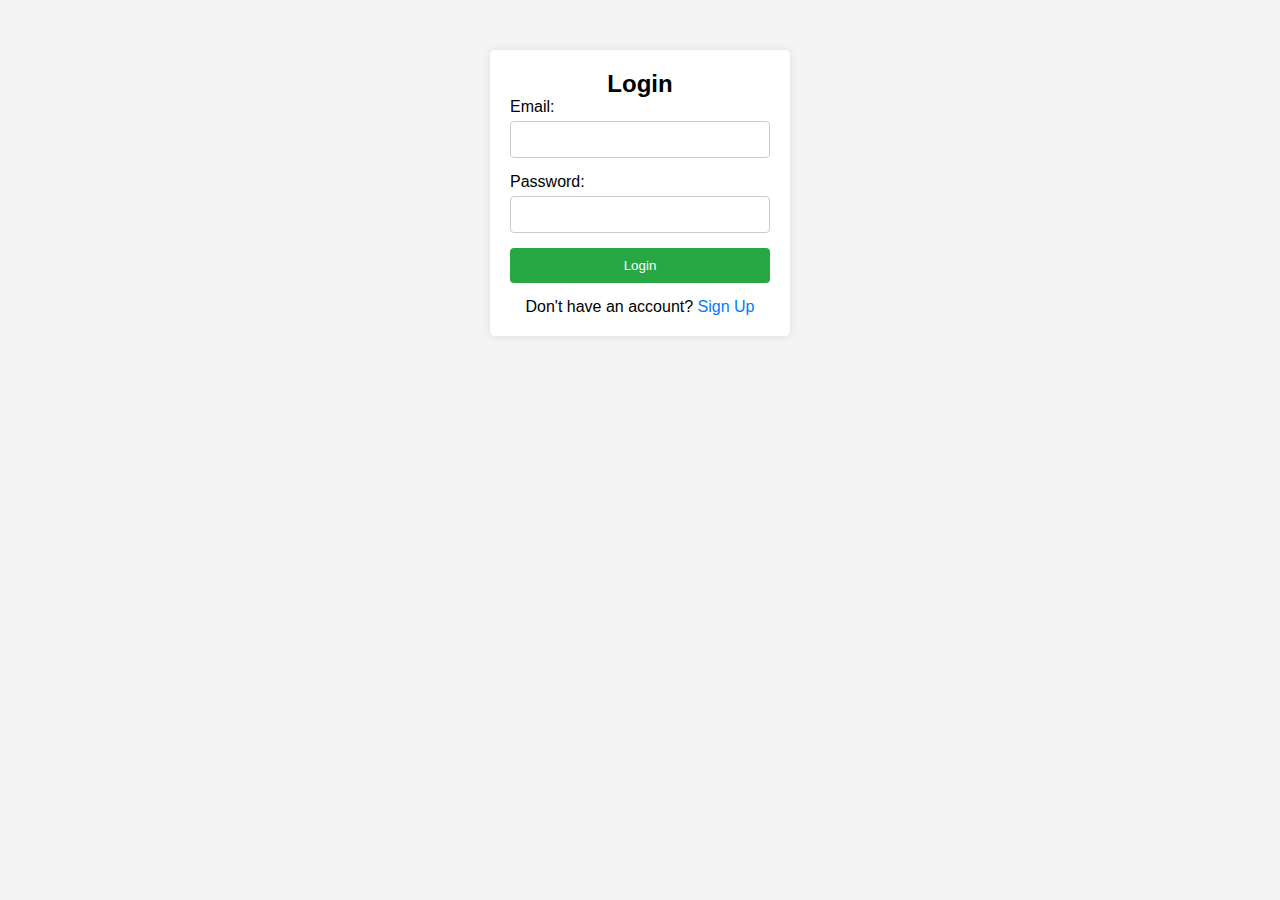
<file: web d project car rent/login.html>
<!DOCTYPE html>
<html lang="en">
<head>
    <meta charset="UTF-8">
    <meta name="viewport" content="width=device-width, initial-scale=1.0">
    <title>Login / Sign Up</title>
    <link rel="stylesheet" href="styles.css">
    <style>
        body {
            font-family: Arial, sans-serif;
            background-color: #f4f4f4;
            margin: 0;
            padding: 0;
        }
        .container {
            width: 300px;
            margin: 50px auto;
            padding: 20px;
            background: white;
            border-radius: 5px;
            box-shadow: 0 0 10px rgba(0, 0, 0, 0.1);
        }
        h2 {
            text-align: center;
        }
        .form-group {
            margin-bottom: 15px;
        }
        .form-group label {
            display: block;
            margin-bottom: 5px;
        }
        .form-group input {
            width: 100%;
            padding: 10px;
            border: 1px solid #ccc;
            border-radius: 4px;
        }
        .form-group button {
            width: 100%;
            padding: 10px;
            background-color: #28a745;
            color: white;
            border: none;
            border-radius: 4px;
            cursor: pointer;
        }
        .form-group button:hover {
            background-color: #218838;
        }
        .toggle {
            text-align: center;
            margin-top: 10px;
        }
        .toggle a {
            color: #007bff;
            text-decoration: none;
        }
        .toggle a:hover {
            text-decoration: underline;
        }
    </style>
</head>
<body>

<div class="container">
    <!-- Login Form -->
    <h2>Login</h2>
    <form id="loginForm">
        <div class="form-group">
            <label for="loginEmail">Email:</label>
            <input type="email" id="loginEmail" required>
        </div>
        <div class="form-group">
            <label for="loginPassword">Password:</label>
            <input type="password" id="loginPassword" required>
        </div>
        <div class="form-group">
            <button type="submit">Login</button>
        </div>
        <div class="toggle">
            <p>Don't have an account? <a href="#signUp" onclick="toggleForms()">Sign Up</a></p>
        </div>
    </form>
</div>

<div class="container" id="signUp" style="display:none;">
    <!-- Sign-Up Form -->
    <h2>Sign Up</h2>
    <form id="signUpForm">
        <div class="form-group">
            <label for="signUpName">Name:</label>
            <input type="text" id="signUpName" required>
        </div>
        <div class="form-group">
            <label for="signUpEmail">Email:</label>
            <input type="email" id="signUpEmail" required>
        </div>
        <div class="form-group">
            <label for="signUpPassword">Password:</label>
            <input type="password" id="signUpPassword" required>
        </div>
        <div class="form-group">
            <button type="submit">Sign Up</button>
        </div>
        <div class="toggle">
            <p>Already have an account? <a href="#login" onclick="toggleForms()">Login</a></p>
        </div>
    </form>
</div>

<script>
    function toggleForms() {
        const loginForm = document.getElementById('loginForm');
        const signUpForm = document.getElementById('signUp');
        if (loginForm.parentNode.style.display === 'none') {
            loginForm.parentNode.style.display = 'block';
            signUpForm.style.display = 'none';
        } else {
            loginForm.parentNode.style.display = 'none';
            signUpForm.style.display = 'block';
        }
    }
</script>

</body>
</html>
</file>
<file: amazon/style.css>
*{
    margin: 0;
    font-family: Arial;
    border: border-box;
}

.navbar{
    height: 60px;
    background-color: #0f1111;
    color: white;
    display: flex;
    align-items: center;
    justify-content: space-evenly;
}

.nav-logo{
    height: 50px;
    width: 100px;
}

.logo{
    background-image: url("amazon_logo.png");
    background-size: cover;
    height: 50px;
    width: 100%;
}

.border{
    border: 1.5px solid transparent;
}

.border:hover{
    border: 1.5px solid white;
}

/*box2*/
.add-first{
    color: #cccccc;
    font-size: 0.85rem;
    margin-left: 15px;
}

.add-second{
    font-size: 1rem;
    margin-left: 3px;
}

.add-icon{
    display: flex;
    align-items: center;
}

/*box3*/
.nav-search{
    display: flex;
    background-color: pink;
    width: 620px;
    height: 40px;
    border-radius: 4px;
    justify-content: space-evenly;
}

.search-select{
    background-color: #f3f3f3;
    width: 50px;
    text-align: center;
    border-top-left-radius: 4px;
    border-bottom-left-radius: 4px;
    border: none;
}

.search-input{
    width: 100%;
    font-size: 1rem;
    border: none;
}

.search-icon{
    width: 45px;
    display: flex;
    justify-content: center;
    align-items: center;
    font-size: 1.5rem;
    background-color: #febd68;
    border-top-right-radius: 4px;
    border-bottom-right-radius: 4px;
    color: #0f1111;
}

.nav-search :hover{
    border: 2px solid orange;
}

/*box4*/

span{
    font-size: 0.7rem;
}

.nav-second{
    font-size: 0.85rem;
    font-weight: 700;
}

/*box6*/
.nav-cart i {
    font-size: 30px;
}

.nav-cart{
    font-size: 0.85rem;
    font-weight: 700;
}

/*panel*/
.panel{
    height: 40px;
    background-color: #222f33;
    display: flex;
    color: white;
    align-items: center;
    justify-content: space-evenly;
}

.panel-ops p{
    display: inline;
    margin-left: 15px;
}

.panel-ops{
    width: 70%;
    font-size: 0.85rem;
}

.panel-deals{
    font-size: 0.9rem;
    font-weight: 700;
}

/*hero-section*/
.hero-section{
    background-image: url("hero_image.jpg");
    background-size: cover;
    height: 450px;
    display: flex;
    align-items: flex-end;
    justify-content: center;

    
}

.hero-msg{
    background-color: white;
    color: black;
    height: 40px;
    display: flex;
    align-items: center;
    justify-content: center;
    font-size: 0.85rem;
    width: 80%;
    margin-bottom: 25px;
}

.hero-msg a{
    color: #007185;
    text-decoration: none;
}

/*shop section*/
.shop-section{
    display: flex;
    justify-content: space-evenly;
    background-color: #e2e7e6;
    flex-wrap: wrap;
}

.box{
    height: 400px;
    width: 23%;
    background-color: white;
    padding: 20px 0px 15px;
    margin-top: 15px;
}

.box-img{
    height: 300px;
    background-size: cover;
    margin-top: 1rem;
    margin-bottom: 1rem;
}

.box-content{
    margin-left: 10px;
    margin-right: 10px;
}

.box-content p{
    color: #007185;
}

/*footer*/
footer{
    margin-top: 15px;
}

.foot-panel1{
    background-color: #37475a;
    color: white;
    height: 50px;
    display: flex;
    justify-content: center;
    align-items: center;
    font-size: 0.85rem;
}

.foot-panel2{
    background-color: #222f3d;
    color: white;
    height: 500px;
    display: flex;
    justify-content: space-evenly;
}

ul{
    margin-top: 20px;
}

ul a{
    display: block;
    font-size: .85rem;
    margin-top: 10px;
    color: #dddddd;
}

.foot-panel3{
    background-color: #222f3d;
    color: white;
    border-top: 0.5px solid white;
    height: 70px;
    display: flex;
    justify-content: center;
    align-items: center;
}

.logo{
    background-image: url("amazon_logo.png");
    background-size: cover;
    height: 50px;
    width: 100px;
}

.foot-panel4{
    background-color: #0f1111;
    color: white;
    text-align: center;
    /* display: flex;
    justify-content: center;
    align-items: center; */
    height: 80px;

}

.pages{
    font-size: 0.7rem;
    padding-top: 25px;
}

.copy{
    padding-top: 5px;
    font-size: 0.7rem;
}
</file>
<file: game/style.css>
*{
    margin: 0;
    padding: 0;
    text-align: center;
}

h1{
    background-color: #081b31;
    color: white;
    height: 5rem;
    line-height: 5rem;

}

.choice{
    height: 165px;
    width: 165px;
    border-radius: 50%;
    display: flex;
    align-items: center;
    justify-content: center;
}

.choice:hover{
    /* opacity: 0.5; */
    cursor: pointer;
    background-color: #081b31;
}

img{
    height: 150px;
    width: 150px;
    object-fit: cover;
    border-radius: 50%;
}

#scissors,#paper,#rock{
    height: 145px;
}

.choices{
    display: flex;
    justify-content: center;
    align-items: center;
    gap: 3rem;
    margin-top: 5rem;
}

.score-board{
    display: flex;
    justify-content: center;
    align-items: center;
    font-size: 2rem;
    margin-top: 3rem;
    gap: 5rem;
}

#user-score,#comp-score{
    font-size: 4rem;
}

.msg-container{
    margin-top: 5rem;
}

#msg{
    background-color: #081b31;
    color: white;
    font-size: 2rem;
    border-radius: 1rem;
    padding: 1rem;
    display: inline;
}
</file>
<file: web d project car rent/styles.css>
@import url("https://fonts.googleapis.com/css2?family=Poppins:ital,wght@0,100;0,200;0,300;0,400;0,500;0,600;0,700;0,800;0,900;1,100;1,200;1,300;1,400;1,500;1,600;1,700;1,800;1,900&family=Syncopate:wght@400;700&display=swap");

:root {
  --primary-color: #f5b754;
  --primary-color-dark: #d6a04a;
  --text-dark: #15191d;
  --text-light: #737373;
  --extra-light: #e5e5e5;
  --white: #ffffff;
  --max-width: 1200px;
  --header-font: "Syncopate", sans-serif;
}

* {
  padding: 0;
  margin: 0;
  box-sizing: border-box;
}

.section__container {
  max-width: var(--max-width);
  margin: auto;
  padding: 5rem 1rem;
}

.section__header {
  font-size: 3.25rem;
  font-weight: 700;
  font-family: var(--header-font);
  color: var(--text-dark);
  letter-spacing: -5px;
  line-height: 4.25rem;
}

.btn {
  padding: 1rem 1.5rem;
  outline: none;
  border: none;
  font-size: 1rem;
  color: var(--white);
  background-color: var(--text-dark);
  border-radius: 10px;
  transition: 0.3s;
  cursor: pointer;
}

.btn:hover {
  color: var(--text-dark);
  background-color: var(--primary-color);
}

img {
  display: flex;
  width: 100%;
}

a {
  text-decoration: none;
  transition: 0.3s;
}

ul {
  list-style: none;
}

html,
body {
  scroll-behavior:smooth; 
}

body {
  font-family: "Poppins", sans-serif;
}

header {
  position: relative;
  background-image: url("assets/header-bg.png");
  background-position: center center;
  background-size: cover;
  background-repeat: no-repeat;
}

nav {
  position: fixed;
  isolation: isolate;
  width: 100%;
  z-index: 9;
}

.nav__header {
  padding: 1rem;
  width: 100%;
  display: flex;
  align-items: center;
  justify-content: space-between;
  background-color: var(--primary-color);
}

.nav__logo a {
  font-size: 1.5rem;
  font-weight: 700;
  font-family: var(--header-font);
  color: var(--white);
  letter-spacing: -2px;
}

.nav__menu__btn {
  font-size: 1.5rem;
  color: var(--white);
  cursor: pointer;
}

.nav__links {
  position: absolute;
  bottom: 0;
  left: 0;
  width: 100%;
  padding: 2rem;
  display: flex;
  align-items: center;
  justify-content: center;
  flex-direction: column;
  gap: 2rem;
  background-color: var(--primary-color);
  transition: transform 0.5s;
  z-index: -1;
}

.nav__links.open {
  transform: translateY(100%);
}

.nav__links a {
  font-weight: 500;
  color: var(--white);
}

.nav__links a:hover {
  color: var(--text-dark);
}

.nav__btn {
  display: none;
}

.header__container {
  position: relative;
  isolation: isolate;
  overflow: hidden;
  padding: 5rem 1rem;
}

.header__container h1 {
  max-width: 750px;
  margin-inline: auto;
  margin-bottom: 2rem;
  font-size: 4.5rem;
  font-weight: 700;
  font-family: var(--header-font);
  color: var(--text-dark);
  letter-spacing: -5px;
  line-height: 5rem;
  text-align: center;
}

.header__container form {
  max-width: 800px;
  margin-inline: auto;
  margin-bottom: 4rem;
  padding: 1rem;
  display: flex;
  align-items: center;
  justify-content: center;
  flex-wrap: wrap;
  gap: 1rem;
  background-color: var(--white);
  box-shadow: 5px 10px 20px rgba(0, 0, 0, 0.1);
}

.header__container .input__group {
  flex: 1 0 170px;
  display: grid;
  gap: 10px;
}

.header__container label {
  font-size: 0.9rem;
  font-weight: 600;
  color: var(--text-dark);
}

.header__container input {
  width: 100%;
  outline: none;
  border: none;
  font-size: 1.2rem;
  color: var(--text-light);
}

.header__container input::placeholder {
  color: var(--text-light);
}

.header__container .btn {
  padding: 15px 17px;
  font-size: 1.5rem;
}

.header__container img {
  max-width: 1050px;
  margin-inline: auto;
  filter: drop-shadow(5px 20px 20px rgba(0, 0, 0, 0.5));
}

.header__container::before {
  position: absolute;
  content: "";
  left: 0;
  bottom: 0;
  width: 100vw;
  height: 50%;
  background-color: var(--primary-color);
  transform: translateY(50%) skewY(-4deg);
  z-index: -1;
}

.scroll__down {
  position: absolute;
  bottom: 0;
  left: 50%;
  transform: translate(-50%, 50%);
  font-size: 1.5rem;
  padding: 8px 5px;
  color: var(--text-dark);
  background-color: var(--primary-color);
  border-radius: 2rem;
  border: 8px solid var(--white);
}

.range__container .section__header {
  max-width: 700px;
  margin-inline: auto;
  margin-bottom: 4rem;
  text-align: center;
}

.range__grid {
  display: grid;
  gap: 1rem;
}

.range__card {
  position: relative;
  isolation: isolate;
  max-width: 600px;
  margin-inline: auto;
  border-radius: 1.5rem;
  overflow: hidden;
  box-shadow: 5px 5px 20px rgba(0, 0, 0, 0.2);
}

.range__card img {
  transition: 0.3s;
}

.range__card:hover img {
  transform: scale(1.1);
}

.range__details {
  position: absolute;
  inset: 0;
  padding: 2rem;
  background-image: linear-gradient(
    to bottom right,
    rgba(0, 0, 0, 1),
    rgba(0, 0, 0, 0.1) 50%,
    rgba(0, 0, 0, 0.75)
  );
}

.range__details h4 {
  margin-bottom: 1rem;
  font-size: 3rem;
  font-weight: 600;
  font-family: var(--header-font);
  color: var(--white);
}

.range__details a {
  display: inline-block;
  padding: 0px 6px;
  font-size: 1.5rem;
  color: var(--white);
  border: 2px solid var(--white);
  border-radius: 100%;
}

.range__details a:hover {
  color: var(--primary-color);
  border-color: var(--primary-color);
}

.location__container {
  display: grid;
  gap: 2rem 0;
  overflow: hidden;
}

.location__image img {
  max-width: 500px;
  margin-inline: auto;
  padding-inline: 1rem;
}

.location__content .section__header {
  margin-bottom: 2rem;
}

.location__content p {
  margin-bottom: 2rem;
  color: var(--text-light);
}

.select__container {
  padding-top: 5rem;
  margin-bottom: 5rem;
  background-image: url("assets/select-bg.png");
  background-position: top center;
  background-size: cover;
  background-repeat: no-repeat;
}

.select__container .section__header {
  max-width: 600px;
  margin-inline: auto;
  margin-bottom: 4rem;
  text-align: center;
}

.swiper {
  width: 100%;
}

.swiper-slide {
  max-width: 900px;
}

.select__card img {
  max-width: 800px;
  margin-inline: auto;
  margin-bottom: 2rem;
  filter: drop-shadow(0px 20px 20px rgba(0, 0, 0, 0.5));
}

.select__info {
  max-width: 600px;
  margin-inline: auto;
  display: none;
  align-items: center;
  justify-content: space-around;
  gap: 2rem;
}

.select__card.show__info .select__info {
  display: flex;
}

.select__info__card {
  text-align: center;
}

.select__info__card > span {
  display: inline-block;
  margin-bottom: 1rem;
  padding: 5px 15px;
  font-size: 2.5rem;
  color: var(--text-dark);
  background-color: var(--white);
  border-radius: 100%;
  box-shadow: 5px 5px 20px rgba(0, 0, 0, 0.1);
}

.select__info__card h4 {
  font-size: 1.25rem;
  font-weight: 600;
  font-family: var(--header-font);
  color: var(--text-dark);
}

.select__info__card h4 span {
  font-size: 0.8rem;
  color: var(--text-light);
}

.select__form {
  max-width: 750px;
  margin-inline: auto;
  padding: 1.5rem 2rem;
  display: flex;
  align-items: center;
  justify-content: center;
  gap: 2rem;
  flex-wrap: wrap;
  background-color: var(--white);
  transform: translateY(50%);
  box-shadow: 5px 5px 20px rgba(0, 0, 0, 0.1);
}

.select__price {
  display: flex;
  align-items: center;
  gap: 2rem;
  font-family: var(--header-font);
  font-weight: 600;
  color: var(--text-light);
}

.select__price span {
  font-size: 3rem;
  line-height: 3rem;
  color: var(--text-dark);
}

.select__price span:not(#select-price) {
  font-weight: 400;
}

.select__btns {
  display: flex;
  align-items: center;
  justify-content: center;
  gap: 5px;
}

.select__btns .btn {
  min-width: 135px;
}

.select__btns .btn:nth-child(2) {
  color: var(--white);
  background-color: var(--primary-color);
}

.story__container .section__header {
  max-width: 600px;
  margin-inline: auto;
  margin-bottom: 4rem;
  text-align: center;
}

.story__grid {
  display: grid;
  gap: 4rem 1rem;
}

.story__date {
  margin-bottom: 2rem;
  padding-bottom: 1rem;
  display: flex;
  align-items: center;
  gap: 10px;
  border-bottom: 2px solid var(--text-light);
}

.story__date span {
  padding-right: 10px;
  font-size: 3rem;
  font-weight: 500;
  line-height: 2.5rem;
  border-right: 2px solid var(--text-light);
}

.story__date div p {
  margin-bottom: 0;
  font-weight: 500;
  color: var(--text-light);
}

.story__card h4 {
  margin-bottom: 1rem;
  font-size: 1.5rem;
  font-family: var(--header-font);
  font-weight: 700;
  letter-spacing: -2px;
  line-height: 2rem;
  color: var(--text-dark);
}

.story__card p {
  margin-bottom: 2rem;
  color: var(--text-light);
}

.banner__container {
  padding-block: 5rem;
  overflow: hidden;
}

.banner__wrapper {
  width: max-content;
  display: flex;
  align-items: center;
  gap: 8rem;

  animation: scroll 45s linear infinite;
}

.banner__wrapper img {
  height: 100px;
}

@keyframes scroll {
  to {
    transform: translateX(calc(-50% - 4rem));
  }
}

.download {
  position: relative;
  isolation: isolate;
  padding-inline: 1rem;
  overflow: hidden;
}

.download::before {
  position: absolute;
  content: "";
  bottom: 0;
  left: 0;
  width: 100%;
  height: calc(50% - 5rem);
  background-color: var(--text-dark);
  z-index: -1;
}

.download__container {
  padding: 0 1rem;
  display: grid;
  background-color: var(--primary-color);
  border-radius: 1rem;
}

.download__content {
  padding-block: 5rem;
}

.download__content .section__header {
  margin-bottom: 2rem;
  text-align: center;
}

.download__links {
  display: flex;
  align-items: center;
  justify-content: center;
  gap: 1rem;
}

.download__links img {
  max-width: 150px;
}

.download__image {
  display: none;
}

.news {
  background-color: var(--text-dark);
}

.news__container {
  padding-bottom: 0;
  display: grid;
  gap: 2rem;
}

.news__container .section__header {
  font-size: 2.5rem;
  line-height: 3.25rem;
  letter-spacing: -2px;
  color: var(--white);
  text-align: center;
}

.news__container form {
  width: 100%;
  max-width: 450px;
  margin-inline: auto;
  display: flex;
  align-items: center;
  gap: 1rem;
}

.news__container input {
  width: 100%;
  outline: none;
  border: none;
  padding: 0.75rem 0;
  font-size: 1rem;
  color: var(--white);
  background-color: transparent;
  border-bottom: 2px solid var(--text-light);
}

.news__container .btn {
  padding: 10p 12px;
  font-size: 1.5rem;
  background-color: var(--primary-color);
}

footer {
  background-color: var(--text-dark);
}

.footer__container {
  display: grid;
  gap: 4rem 2rem;
  border-bottom: 1px solid var(--text-light);
}

.footer__col h4 {
  margin-bottom: 2rem;
  font-size: 1.2rem;
  font-family: var(--header-font);
  color: var(--white);
}

.footer__links {
  display: grid;
  gap: 1rem;
}

.footer__links a {
  color: var(--text-light);
}

.footer__links a:hover {
  color: var(--white);
}

.footer__socials {
  display: flex;
  align-items: center;
  flex-wrap: wrap;
  gap: 1rem;
}

.footer__socials a {
  padding: 8px 12px;
  font-size: 1.25rem;
  color: var(--text-light);
  border: 2px solid var(--text-light);
  border-radius: 100%;
}

.footer__socials a:hover {
  color: var(--primary-color);
  border-color: var(--primary-color);
}

.footer__bar {
  padding: 1rem;
  font-size: 0.9rem;
  color: var(--text-light);
  text-align: center;
}

@media (width > 540px) {
  .story__grid {
    grid-template-columns: repeat(2, 1fr);
  }

  .footer__container {
    grid-template-columns: repeat(2, 1fr);
  }
}

@media (width > 768px) {
  nav {
    position: static;
    padding: 2rem 1rem 0;
    max-width: var(--max-width);
    margin-inline: auto;
    display: flex;
    align-items: center;
    justify-content: space-between;
    gap: 2rem;
  }

  .nav__header {
    flex: 1;
    padding: 0;
    background-color: transparent;
  }

  .nav__logo a {
    color: var(--text-dark);
  }

  .nav__menu__btn {
    display: none;
  }

  .nav__links {
    position: static;
    padding: 0;
    width: fit-content;
    flex-direction: row;
    background-color: transparent;
    transform: none;
  }

  .nav__links a {
    color: var(--text-dark);
  }

  .nav__links a:hover {
    color: var(--primary-color);
  }

  .nav__btn {
    display: flex;
    flex: 1;
    align-items: center;
    justify-content: flex-end;
  }

  .nav__btn .btn {
    color: var(--text-dark);
    background-color: var(--primary-color);
  }

  .range__grid {
    grid-template-columns: repeat(2, 1fr);
  }

  .location__container {
    grid-template-columns: repeat(2, 1fr);
    align-items: center;
  }

  .location__image {
    grid-area: 1/2/2/3;
  }

  .select__form {
    justify-content: space-between;
  }

  .story__grid {
    grid-template-columns: repeat(3, 1fr);
  }

  .download__container {
    margin-top: 10rem;
    grid-template-columns: repeat(2, 1fr);
    align-items: center;
  }

  .download__content {
    max-width: 500px;
    margin-left: auto;
  }

  .download__content .section__header {
    text-align: left;
  }

  .download__links {
    justify-content: flex-start;
  }

  .download__image {
    display: flex;
    position: relative;
    isolation: isolate;
    height: 100%;
  }

  .download__image img {
    display: block;
    position: absolute;
    bottom: 0;
    left: 50%;
    transform: translateX(-50%);
    max-width: 400px;
  }

  .news__container {
    grid-template-columns: repeat(2, 1fr);
    align-items: center;
  }

  .news__container .section__header {
    text-align: left;
  }

  .news__container form {
    margin-inline-end: unset;
  }

  .footer__container {
    grid-template-columns: repeat(4, 1fr);
  }
}

@media (width > 1024px) {
  .range__grid {
    gap: 1.5rem;
  }

  .range__details {
    padding: 4rem;
  }

  .story__grid {
    padding: 1.5rem;
  }
}
</file>
